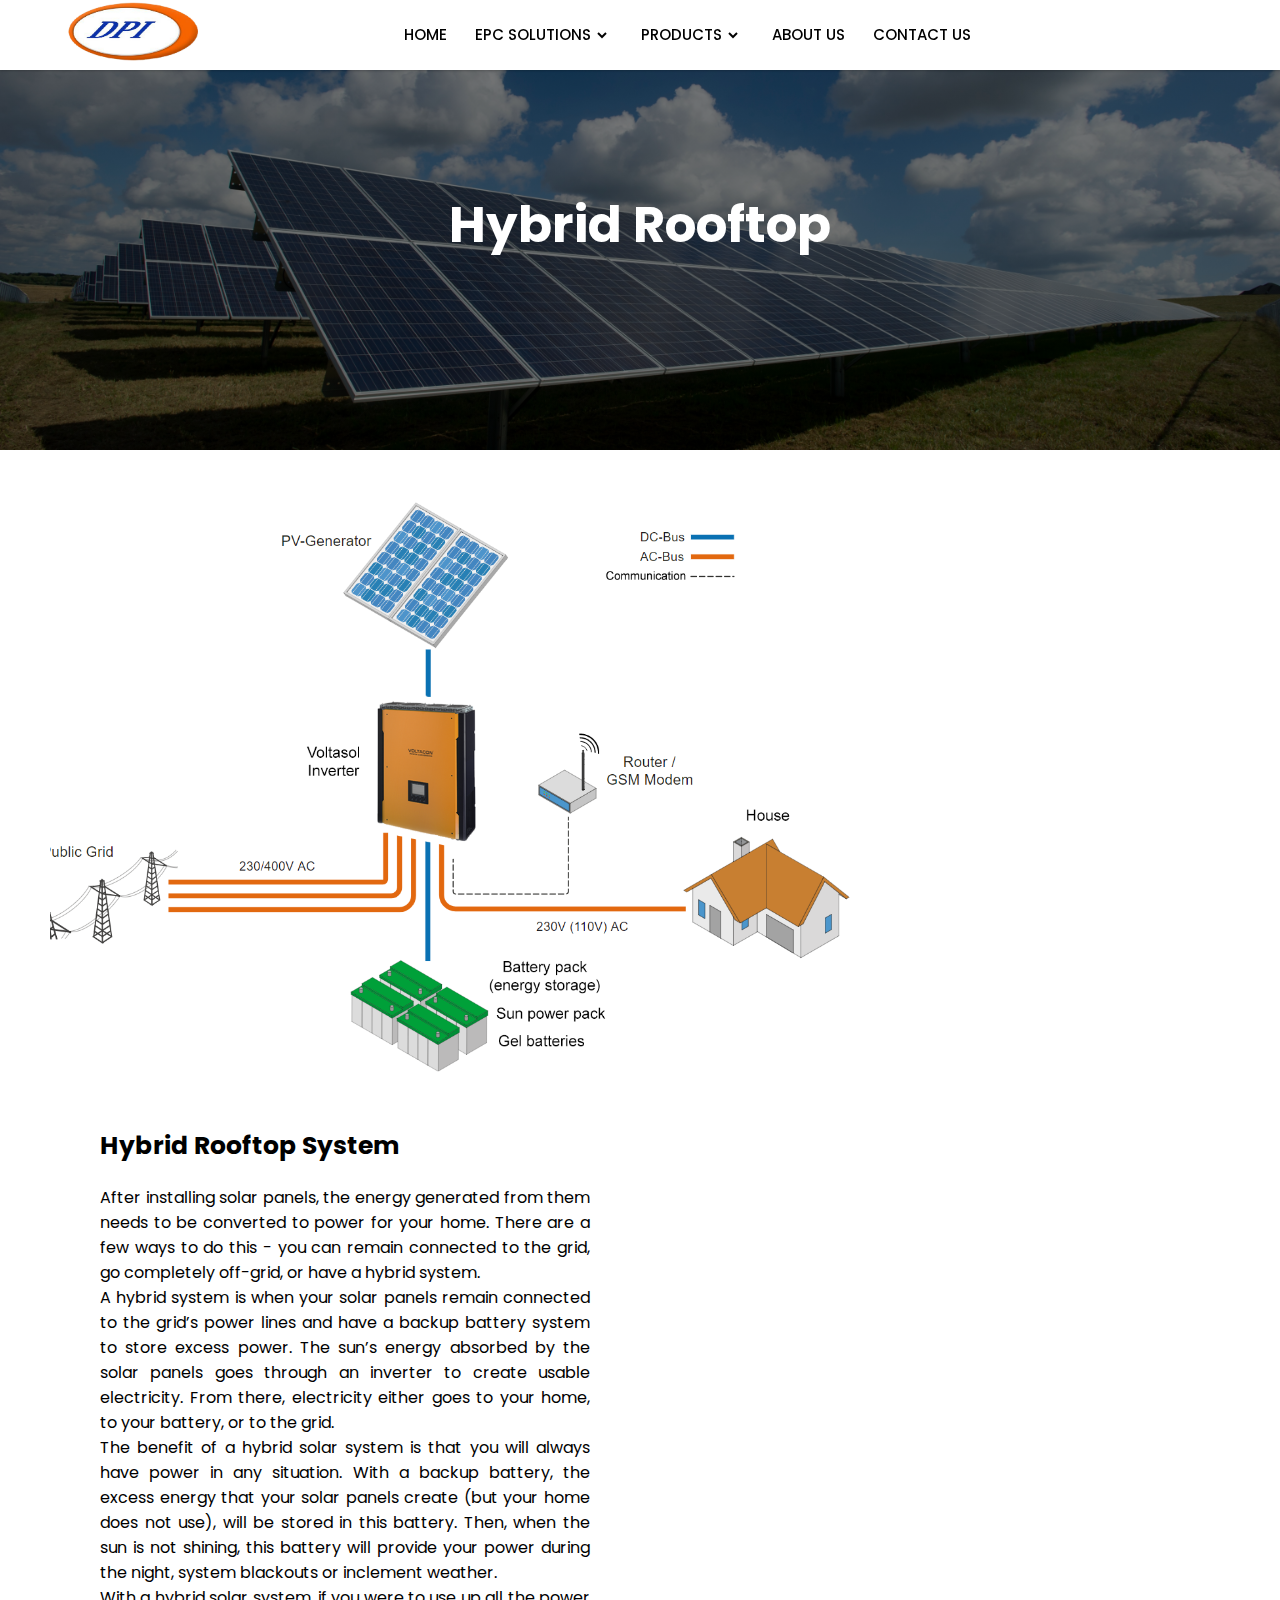
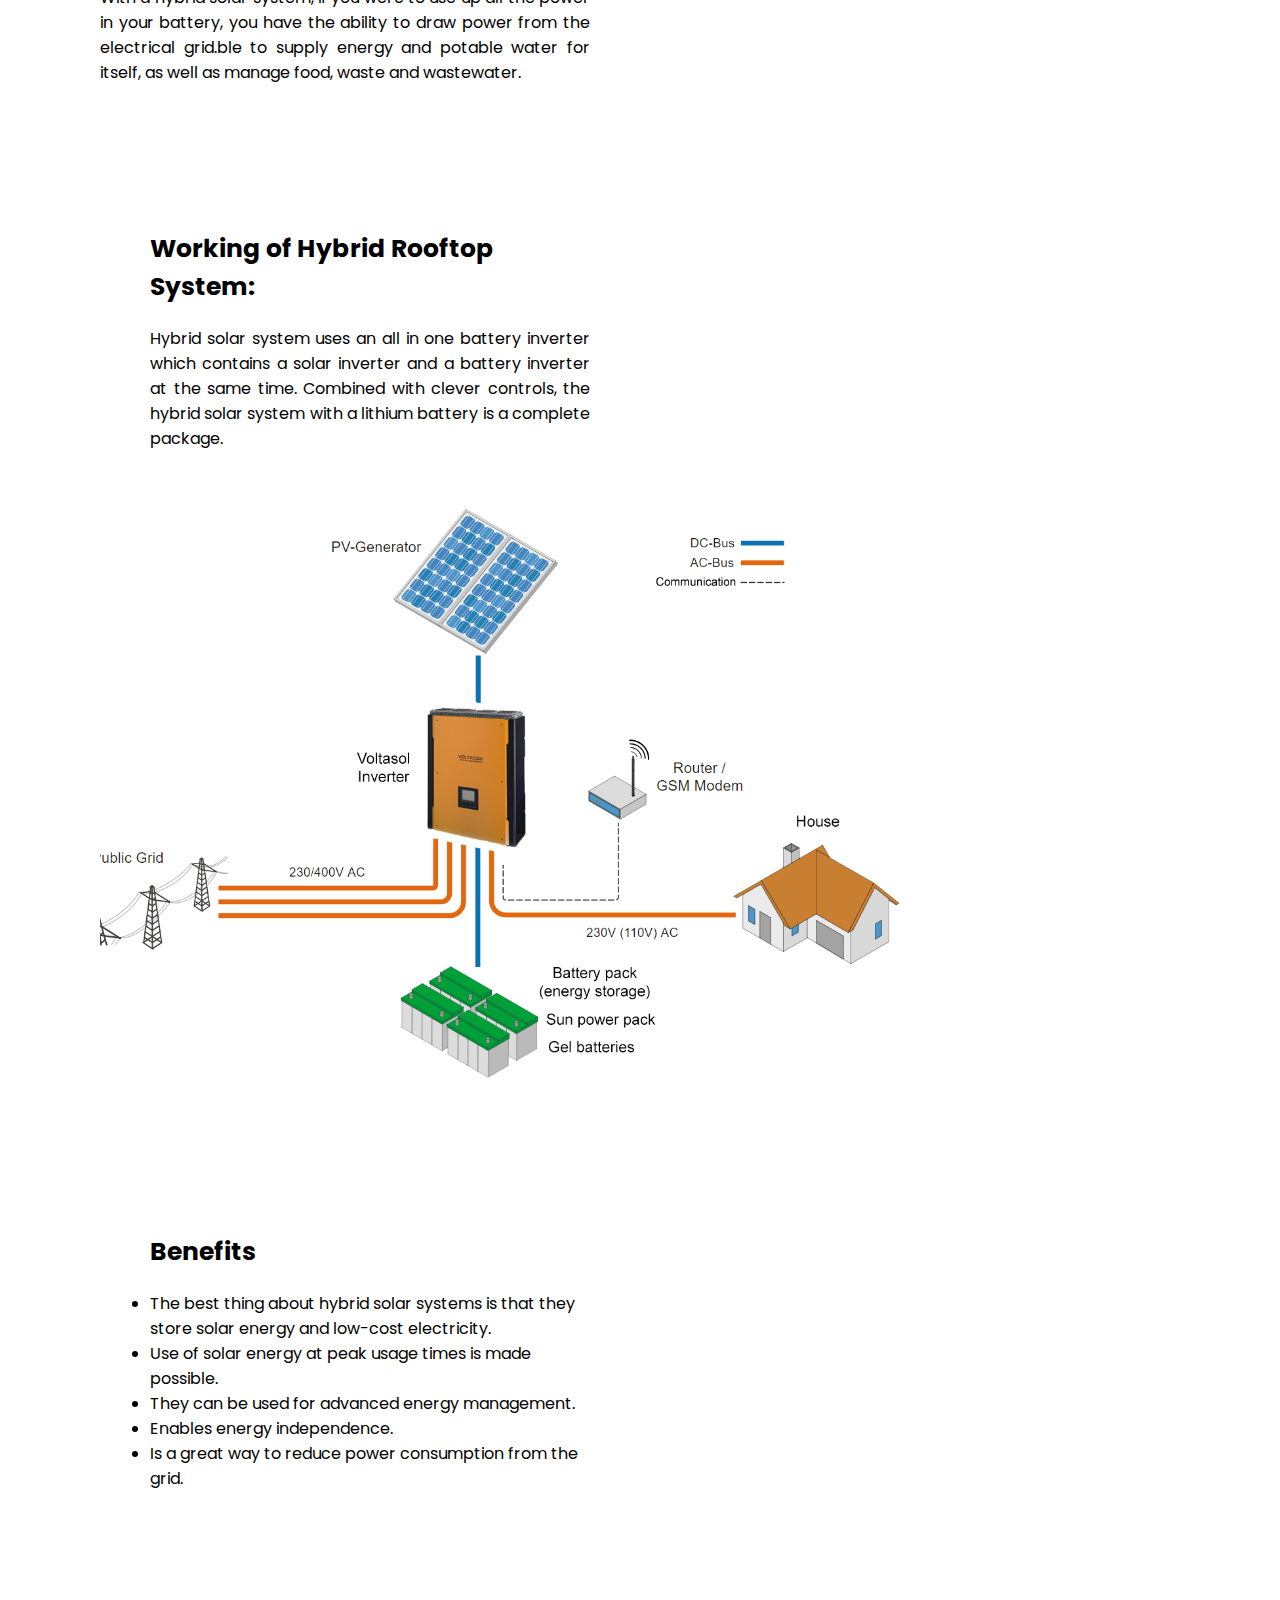
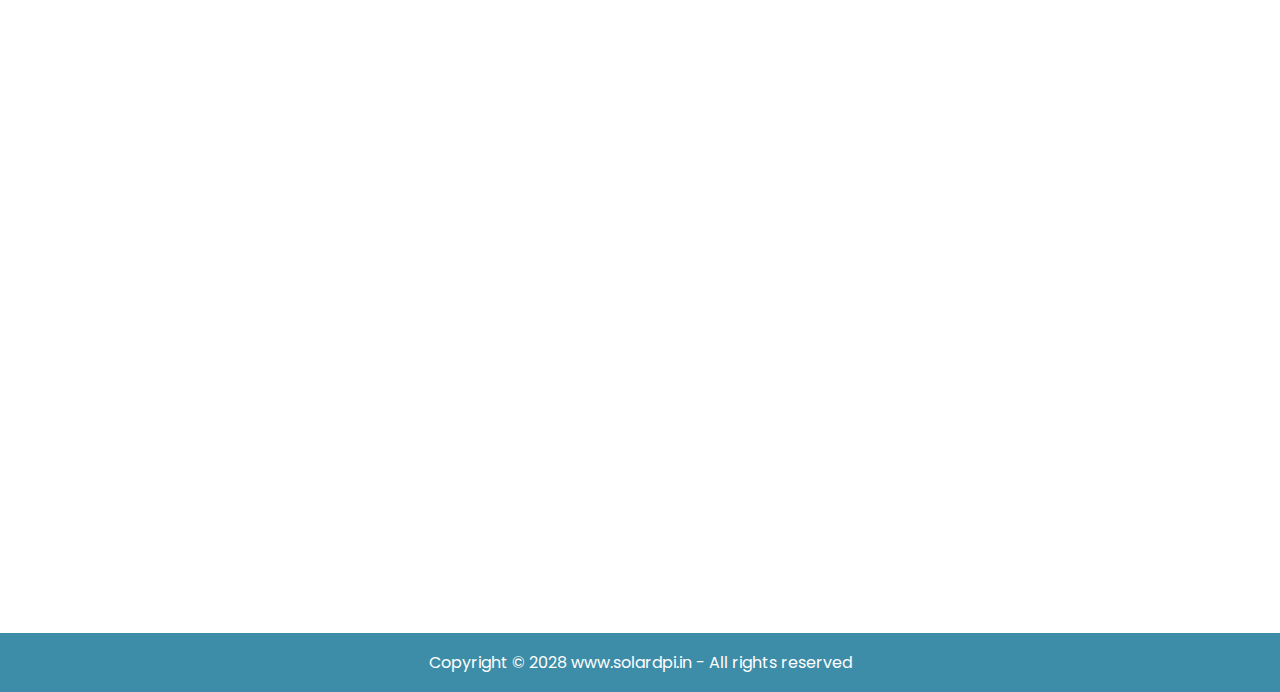
<file: hybrid.html>
<!DOCTYPE html>
<html lang="en">

<head>
    <meta charset="UTF-8">
    <meta http-equiv="X-UA-Compatible" content="IE=edge">
    <meta name="viewport" content="width=device-width, initial-scale=1.0">
    <title>Hybrid Rooftop System</title>
    <link rel="stylesheet" href="navbar.css">
    <link rel="stylesheet" href="sameforall.css">
    <link rel="stylesheet" href="products.css">
    <link href='https://unpkg.com/boxicons@2.0.7/css/boxicons.min.css' rel='stylesheet'>
</head>

<body>
    <nav>
        <div class="navbar">
            <i class='bx bx-menu'></i>
            <div class="logo"><img src="image/logo3.png" alt="logo" style="
            width: 135px;"></div>
            <div class="nav-links">
                <div class="sidebar-logo">
                    <span class="logo-name">Dudwa Power Industries</span>
                    <i class='bx bx-x'></i>
                </div>

                <ul class="links">
                    <li><a href="index.html">HOME</a></li>
                    <li>
                        <a href="#">EPC SOLUTIONS</a>
                        <i class='bx bxs-chevron-down htmlcss-arrow arrow  '></i>
                        <ul class="htmlCss-sub-menu sub-menu">
                            <li class="more">
                                <span><a href="#">Residential<i class='bx bxs-chevron-right arrow more-arrow'></i></a>
                                </span>
                                <ul class="more-sub-menu sub-menu">
                                    <li><a href="ongrid.html">ON-Grid Rooftop System</a></li>
                                    <li><a href="offgrid.html">OFF-Grid Rooftop System</a></li>
                                    <li><a href="hybrid.html">Hybrid Rooftop System</a>
                                    <li><a href="solarcooker.html">Solar Cooker</a>
                                    </li>
                                </ul>
                            </li>
                            <li class="more">
                                <span><a href="#">Industrial/Commercial<i
                                            class='bx bxs-chevron-right arrow more-arrow'></i></a>
                                </span>
                                <ul class="more-sub-menu sub-menu">
                                    <li><a href="#">Rooftop Solar System</a></li>
                                    <li><a href="#">Ground Mounted Solar System</a></li>
                                    <li><a href="#">Floating Solar System</a>
                                    <li><a href="#">Solar Water Heater</a>
                                    <li><a href="#">Solar Geyser</a>
                                    </li>
                                </ul>
                            </li>
                            <li class="more">
                                <span><a href="#">Agricultural & Forestry <i
                                            class='bx bxs-chevron-right arrow more-arrow'></i></a>
                                </span>
                                <ul class="more-sub-menu sub-menu">
                                    <li><a href="#">Solar Pump</a></li>
                                    <li><a href="#">Solar Dryer</a></li>
                                    <li><a href="#">Solar Fencing</a></li>
                                </ul>
                            </li>
                    </li>
                </ul>
                </li>
                <li>
                    <a href="#">PRODUCTS </a>
                    <i class='bx bxs-chevron-down js-arrow arrow '></i>
                    <ul class="htmlCss-sub-menu sub-menu">
                        <li><a href="#">Industrial Lighting Series</a></li>
                        <li class="more">
                            <span><a href="#">Solar Street Lighting Series<i
                                        class='bx bxs-chevron-right arrow more-arrow'></i></a>
                            </span>
                            <ul class="more-sub-menu sub-menu">
                                <li><a href="#">Semi-Integrated</a></li>
                                <li><a href="#">All-In-One</a></li>
                                <li><a href="#">High Mast</li>
                            </ul>
                        <li><a href="#">Roadway Lighting Series</a></li>
                        <li><a href="#">FLood Lighting Series</a></li>
                        <li><a href="#">High Mast and Poles</a></li>
                        <li><a href="#">GSM/GPRS Based Smart Street Lights</a></li>
                        <li><a href="#">Bay Lighting Series</a></li>
                        <li>
                        </li>
                    </ul>

                </li>
                <li><a href="#ABOUT US">ABOUT US</a></li>
                <li><a href="#Contact us">CONTACT US</a></li>
                </ul>
            </div>
            <div class="search-box">
                <i class='bx bx-search'></i>
                <div class="input-box">
                    <input type="text" placeholder="Search...">
                </div>
            </div>

        </div>

    </nav>


    <div class="hero-image">
        <div class="hero-text">
            <h1 style="font-size:50px ;text-emphasis: none; ">Hybrid Rooftop </h1>

        </div>
    </div>
    <div class="section-container">
        <div class="columns image"
            style="background-image:url(/image/Hybrid\ Solar\ System\ with\ Energy\ Storage\ diagram.jpg);width: 800px;height: 587px;">

        </div>
        <div class="columns content">
            <div class="content-container">
                <h5>Hybrid Rooftop System</h5>
                <p>
                    After installing solar panels, the energy generated from them needs to be converted to power for
                    your home. There are a few ways to do this - you can remain connected to the grid, go completely
                    off-grid, or have a hybrid system.
                    <br>

                    A hybrid system is when your solar panels remain connected to the grid’s power lines and have a
                    backup battery system to store excess power. The sun’s energy absorbed by the solar panels goes
                    through an inverter to create usable electricity. From there, electricity either goes to your home,
                    to your battery, or to the grid.
                    <br>
                    The benefit of a hybrid solar system is that you will always have power in any situation. With a
                    backup battery, the excess energy that your solar panels create (but your home does not use), will
                    be stored in this battery. Then, when the sun is not shining, this battery will provide your power
                    during the night, system blackouts or inclement weather.
                    <br>
                    With a hybrid solar system, if you were to use up all the power in your battery, you have the
                    ability to draw power from the electrical grid.ble to supply energy and potable water for itself, as
                    well as manage food, waste and wastewater.
                </p>

            </div>
        </div>
        <div class="section-container">
            <div class="columns content">
                <div class="content-container">
                    <h5>Working of Hybrid Rooftop System:</h5>
                    <p>
                        Hybrid solar system uses an all in one battery inverter which contains a solar inverter and a
                        battery inverter at the same time. Combined with clever controls, the hybrid solar system with a
                        lithium battery is a complete package.

                </div>
            </div>
            <div class="columns image"
            style="background-image:url(/image/Hybrid\ Solar\ System\ with\ Energy\ Storage\ diagram.jpg);width: 800px;height: 587px;">
            </div>
        </div>
        <div class="section-container">

            <div class="columns content">
                <div class="content-container">
                    <h5>Benefits</h5>
                    <p>


                       <ul>
                        <li>The best thing about hybrid solar systems is that they store solar energy and low-cost
                            electricity.</li> 
                            <li>Use of solar energy at peak usage times is made possible.</li> 
                            <li>They can be used for advanced energy management.</li> 
                            <li>Enables energy independence.</li>
                            <li>Is a great way to reduce power consumption from the grid.</li>
                       </ul>
                    </p>

                </div>
            </div>
            <div class="columns.image" style="background-image:url(#);width: 800px;height: 587px;">
            </div>
        </div>
    </div>


    <footer>
        <div class="wrapper" style="
          padding-left: 0px;
          padding-right: 0px;
          padding-top: 0px;
          padding-bottom: 0px;">

            <p class="text-footer">
                Copyright &copy; 2028 www.solardpi.in - All rights reserved
            </p>

        </div>
    </footer>

</body>

</html>
</file>
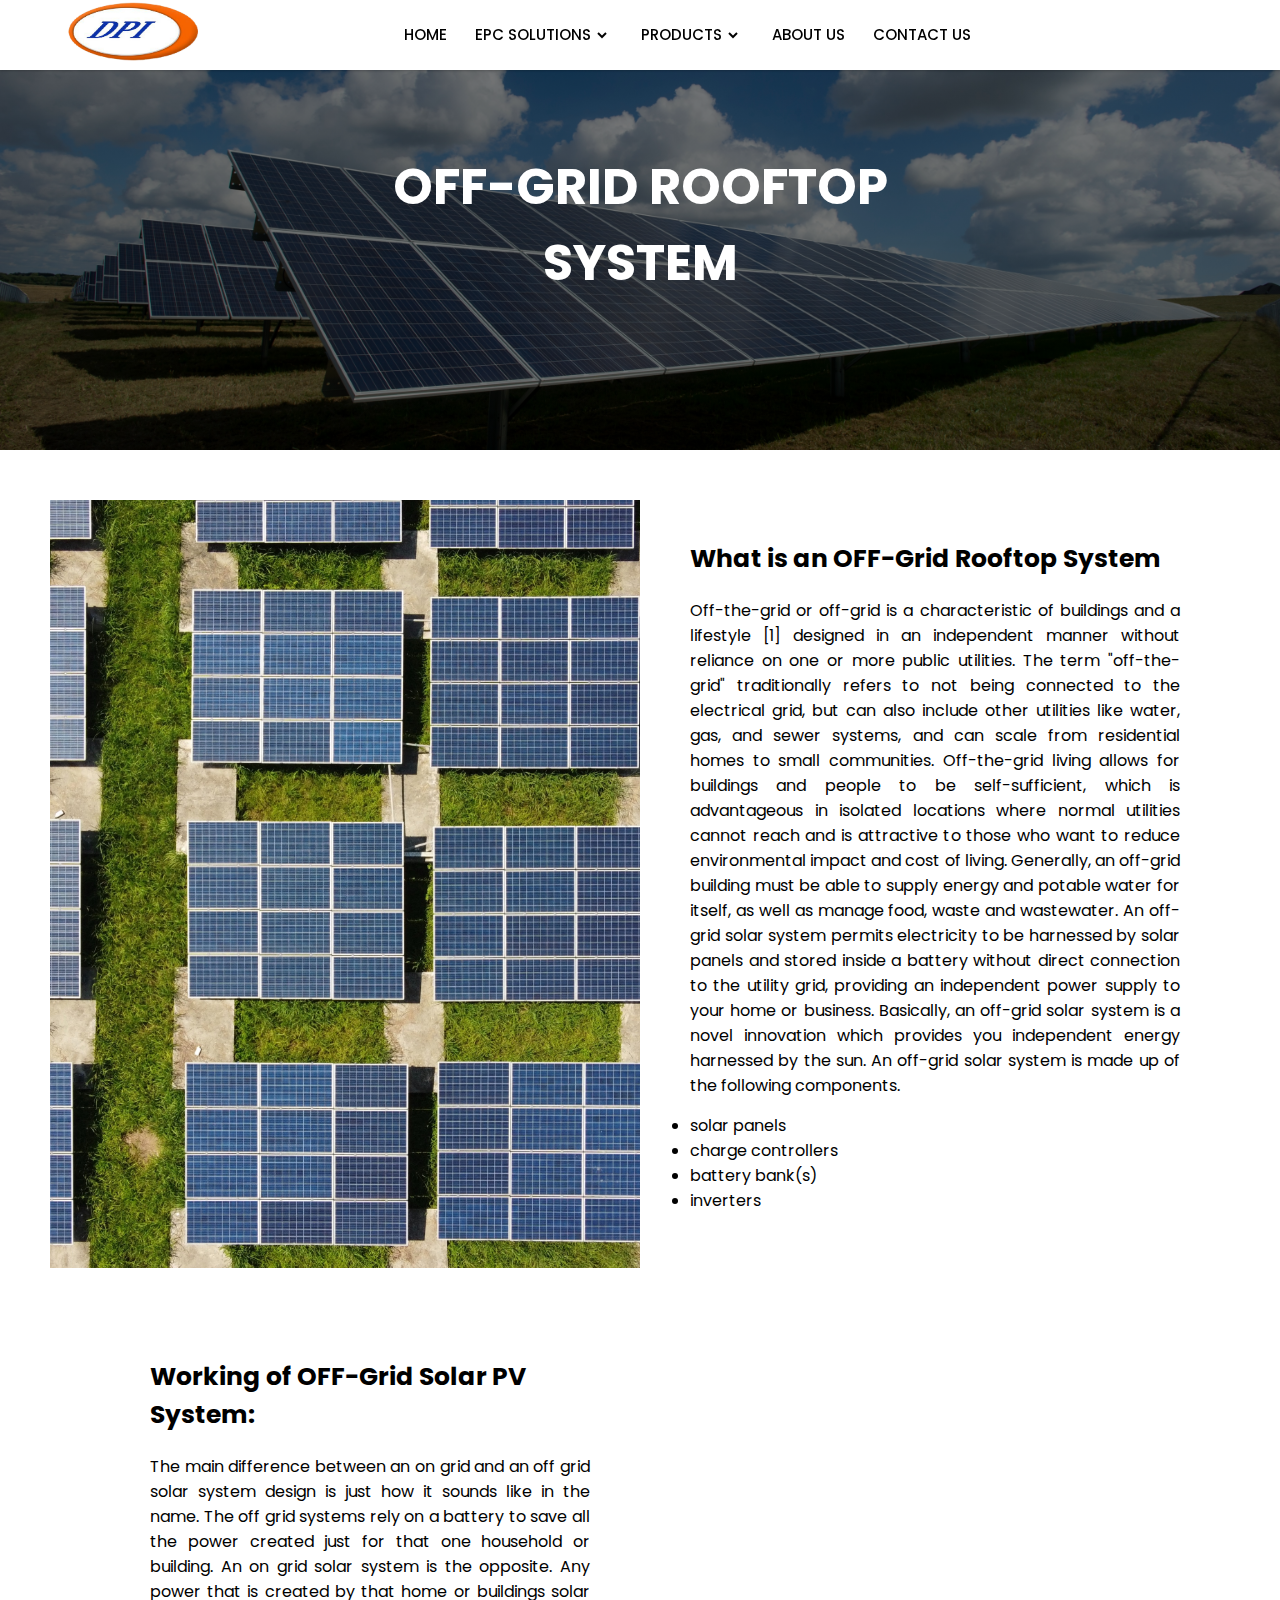
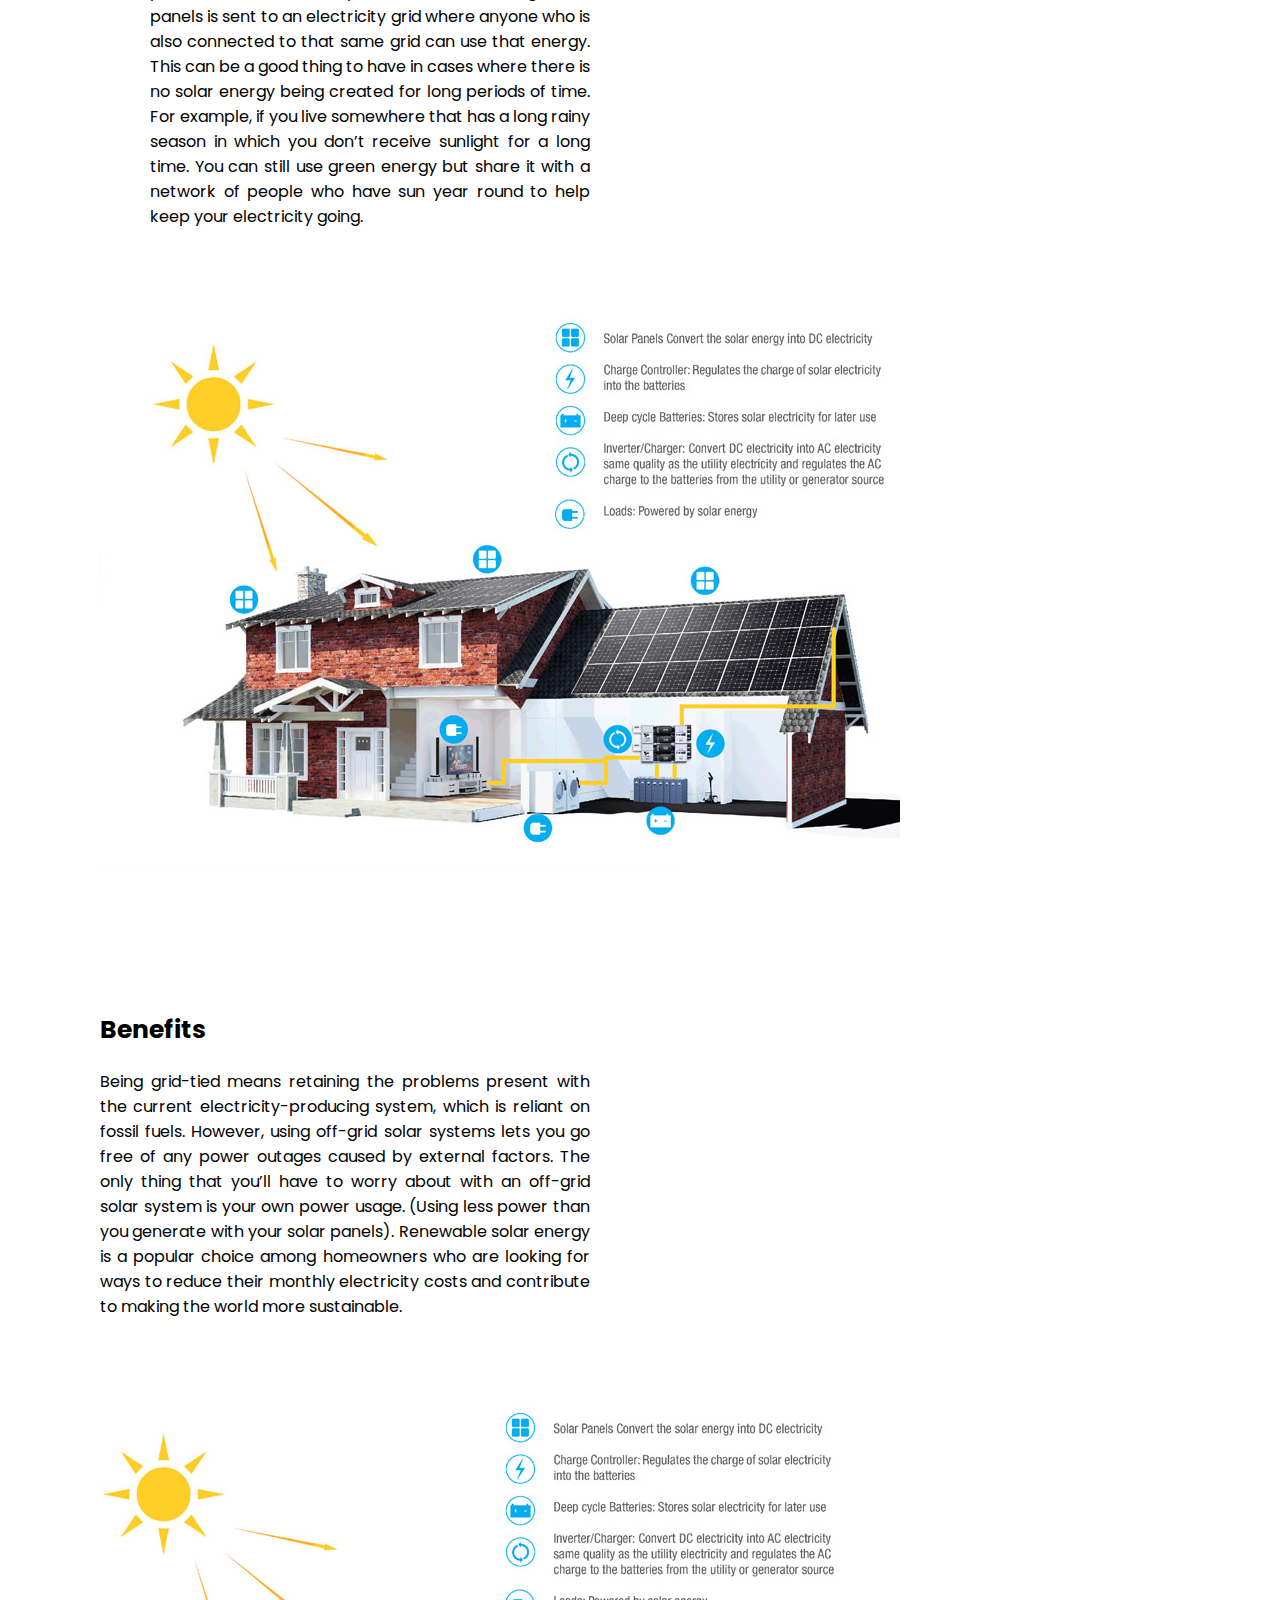
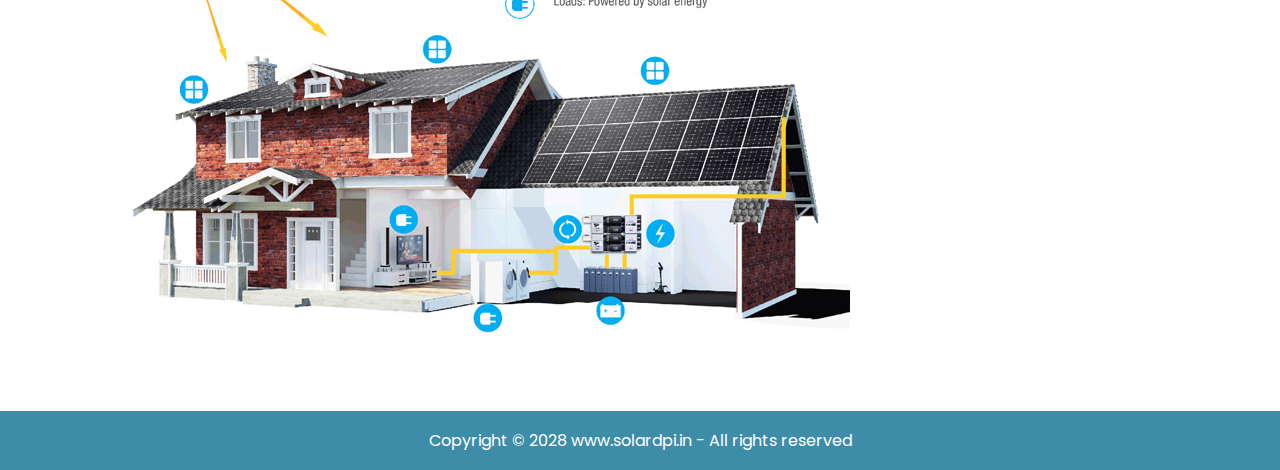
<file: offgrid.html>
<!DOCTYPE html>
<html>

<head>
    <meta charset="UTF-8">
    <meta http-equiv="X-UA-Compatible" content="IE=edge">
    <meta name="viewport" content="width=device-width, initial-scale=1.0">
    <title>OFF-GRID ROOFTOP SYSTEM</title>
    <!-- <link rel="stylesheet" href="/style.css"> -->
    <link rel="stylesheet" href="navbar.css">
    <link rel="stylesheet" href="sameforall.css">
    <link rel="stylesheet" href="products.css">
    <link href='https://unpkg.com/boxicons@2.0.7/css/boxicons.min.css' rel='stylesheet'>
</head>


<body>
    <nav>
        <div class="navbar">
            <i class='bx bx-menu'></i>
            <div class="logo"><img src="image/logo3.png" alt="logo" style="
            width: 135px;"></div>
            <div class="nav-links">
                <div class="sidebar-logo">
                    <span class="logo-name">Dudwa Power Industries</span>
                    <i class='bx bx-x'></i>
                </div>

                <ul class="links">
                    <li><a href="index.html">HOME</a></li>
                    <li>
                        <a href="#">EPC SOLUTIONS</a>
                        <i class='bx bxs-chevron-down htmlcss-arrow arrow  '></i>
                        <ul class="htmlCss-sub-menu sub-menu">
                            <li class="more">
                                <span><a href="#">Residential<i class='bx bxs-chevron-right arrow more-arrow'></i></a>
                                </span>
                                <ul class="more-sub-menu sub-menu">
                                    <li><a href="ongrid.html">ON-Grid Rooftop System</a></li>
                                    <li><a href="offgrid.html">OFF-Grid Rooftop System</a></li>
                                    <li><a href="hybrid.html">Hybrid Rooftop System</a>
                                    <li><a href="solarcooker.html">Solar Cooker</a>
                                    </li>
                                </ul>
                            </li>
                            <li class="more">
                                <span><a href="#">Industrial/Commercial<i
                                            class='bx bxs-chevron-right arrow more-arrow'></i></a>
                                </span>
                                <ul class="more-sub-menu sub-menu">
                                    <li><a href="#">Rooftop Solar System</a></li>
                                    <li><a href="#">Ground Mounted Solar System</a></li>
                                    <li><a href="#">Floating Solar System</a>
                                    <li><a href="#">Solar Water Heater</a>
                                    <li><a href="#">Solar Geyser</a>
                                    </li>
                                </ul>
                            </li>
                            <li class="more">
                                <span><a href="#">Agricultural & Forestry <i
                                            class='bx bxs-chevron-right arrow more-arrow'></i></a>
                                </span>
                                <ul class="more-sub-menu sub-menu">
                                    <li><a href="#">Solar Pump</a></li>
                                    <li><a href="#">Solar Dryer</a></li>
                                    <li><a href="#">Solar Fencing</a></li>
                                </ul>
                            </li>
                    </li>
                </ul>
                </li>
                <li>
                    <a href="products.html">PRODUCTS </a>
                    <i class='bx bxs-chevron-down js-arrow arrow '></i>
                    <ul class="htmlCss-sub-menu sub-menu">
                        <li><a href="#">Industrial Lighting Series</a></li>
                        <li class="more">
                            <span><a href="#">Solar Street Lighting Series<i
                                        class='bx bxs-chevron-right arrow more-arrow'></i></a>
                            </span>
                            <ul class="more-sub-menu sub-menu">
                                <li><a href="#">Semi-Integrated</a></li>
                                <li><a href="#">All-In-One</a></li>
                                <li><a href="#">High Mast</li>
                            </ul>
                        <li><a href="#">Roadway Lighting Series</a></li>
                        <li><a href="#">FLood Lighting Series</a></li>
                        <li><a href="#">High Mast and Poles</a></li>
                        <li><a href="#">GSM/GPRS Based Smart Street Lights</a></li>
                        <li><a href="#">Bay Lighting Series</a></li>
                        <li>
                        </li>
                    </ul>

                </li>
                <li><a href="#ABOUT US">ABOUT US</a></li>
                <li><a href="#Contact us">CONTACT US</a></li>
                </ul>
            </div>
            <div class="search-box">
                <i class='bx bx-search'></i>
                <div class="input-box">
                    <input type="text" placeholder="Search...">
                </div>
            </div>

        </div>

    </nav>


    <div class="hero-image">
        <div class="hero-text">
            <h1 style="font-size:50px ;text-emphasis: none; ">OFF-GRID ROOFTOP SYSTEM</h1>

        </div>
    </div>
    <div class="section-container">
        <div class="columns image" style="background-image:url(image/1..jpg)">

        </div>
        <div class="columns content">
            <div class="content-container">
                <h5>What is an OFF-Grid Rooftop System</h5>
                <p>
                    Off-the-grid or off-grid is a characteristic of buildings and a lifestyle [1] designed in an
                    independent manner without reliance on one or more public utilities. The term "off-the-grid"
                    traditionally refers to not being connected to the electrical grid, but can also include other
                    utilities like water, gas, and sewer systems, and can scale from residential homes to small
                    communities. Off-the-grid living allows for buildings and people to be self-sufficient, which is
                    advantageous in isolated locations where normal utilities cannot reach and is attractive to those
                    who want to reduce environmental impact and cost of living. Generally, an off-grid building must be
                    able to supply energy and potable water for itself, as well as manage food, waste and wastewater.
                    An off-grid solar system permits electricity to be harnessed by solar panels and stored inside a
                    battery without direct connection to the utility grid, providing an independent power supply to your
                    home or business.

                    Basically, an off-grid solar system is a novel innovation which provides you independent energy
                    harnessed by the sun. An off-grid solar system is made up of the following components.
                    <ul>
                        <li> solar panels</li>
                        <li>charge controllers</li>
                        <li> battery bank(s)</li>
                        <li>inverters</li>
                    </ul>
                   
                    
                   
                    
                </p>

            </div>
        </div>
        <div class="section-container">
            <div class="columns content">
                <div class="content-container">
                    <h5>Working of OFF-Grid Solar PV System:</h5>
                    <p>
                        The main difference between an on grid and an off grid solar system design is just how it sounds
                        like in the name. The off grid systems rely on a battery to save all the power created just for
                        that one household or building. An on grid solar system is the opposite.

                        Any power that is created by that home or buildings solar panels is sent to an electricity grid
                        where anyone who is also connected to that same grid can use that energy. This can be a good
                        thing to have in cases where there is no solar energy being created for long periods of time.

                        For example, if you live somewhere that has a long rainy season in which you don’t receive
                        sunlight for a long time. You can still use green energy but share it with a network of people
                        who have sun year round to help keep your electricity going.

                </div>
            </div>
            <div class="columns.image" style="background-image:url(/image/offgrid.jpg);width: 800px;height: 587px;"></div>

            </div>
        </div>
        <div class="section-container">

            <div class="columns content">
                <div class="content-container">
                    <h5>Benefits</h5>
                    <p>


                        Being grid-tied means retaining the problems present with the current electricity-producing
                        system, which is reliant on fossil fuels. However, using off-grid solar systems lets you go free
                        of any power outages caused by external factors.

                        The only thing that you’ll have to worry about with an off-grid solar system is your own power
                        usage. (Using less power than you generate with your solar panels).

                        Renewable solar energy is a popular choice among homeowners who are looking for ways to reduce
                        their monthly electricity costs and contribute to making the world more sustainable.
                    </p>

                </div>
            </div>
            <div class="columns.image" style="background-image:url(image/offgrid.jpg);width: 800px;height: 587px;"></div>
        </div>
    </div>

    <footer>
        <div class="wrapper" style="
          padding-left: 0px;
          padding-right: 0px;
          padding-top: 0px;
          padding-bottom: 0px;">

            <p class="text-footer">
                Copyright &copy; 2028 www.solardpi.in - All rights reserved
            </p>

        </div>
    </footer>

</body>

</html>
</file>
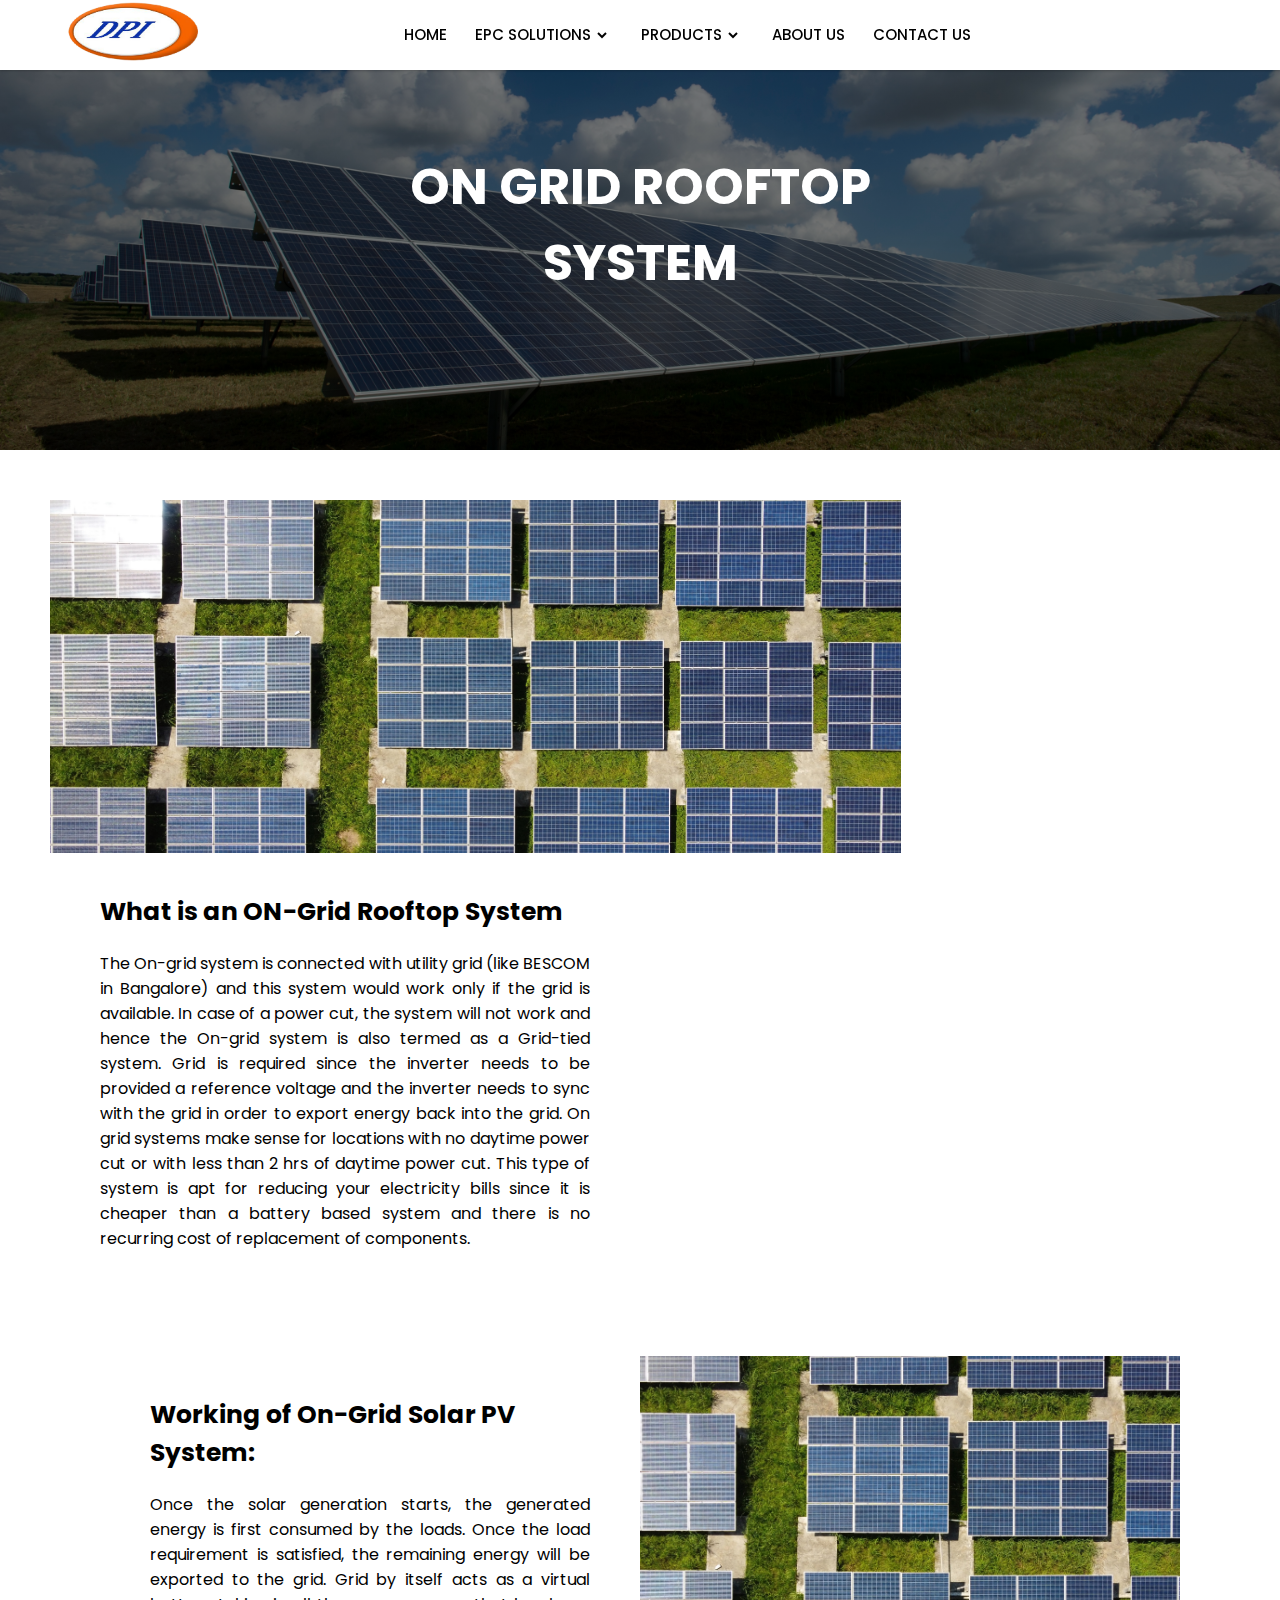
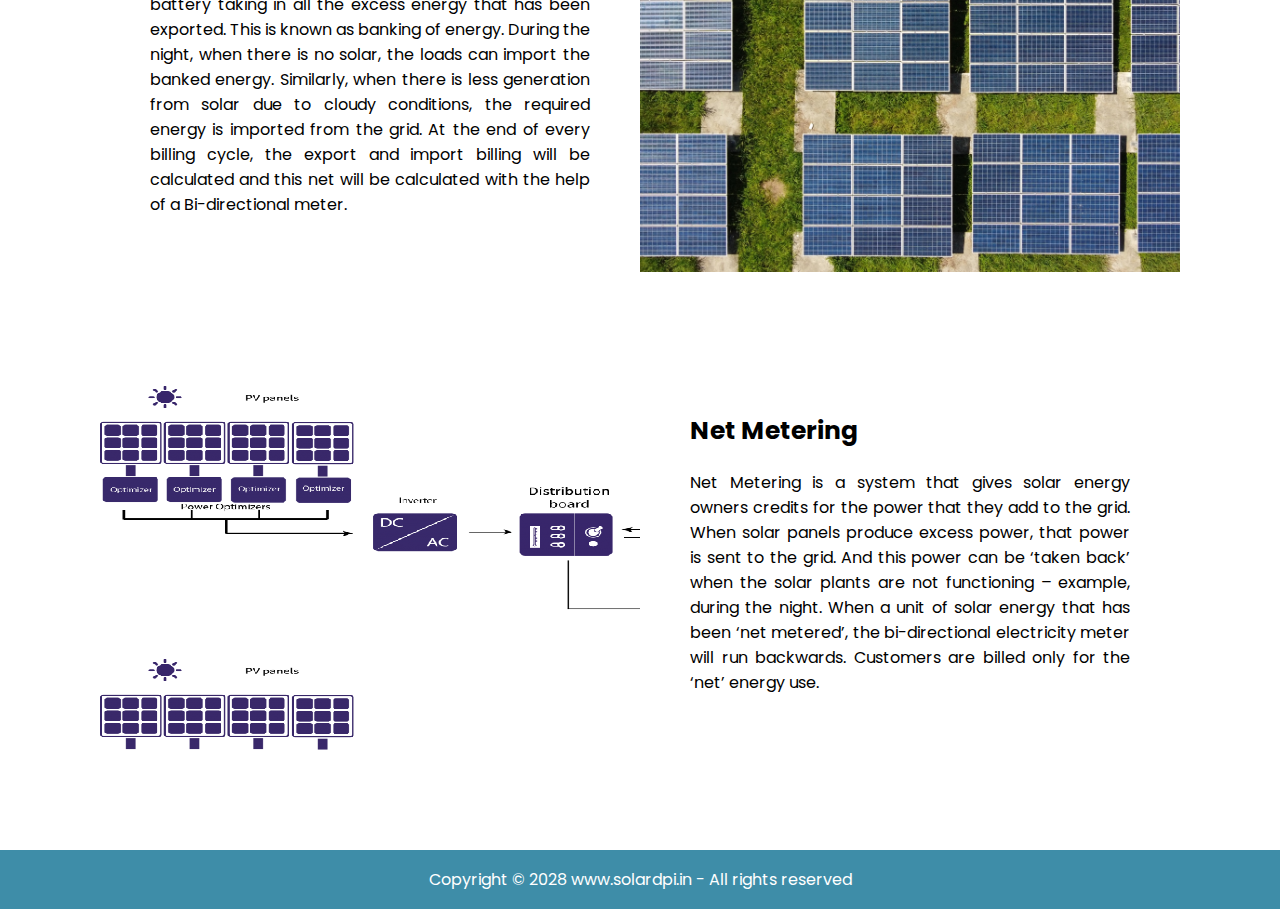
<file: ongrid.html>
<!DOCTYPE html>
<html>

<head>
    <meta charset="UTF-8">
    <meta http-equiv="X-UA-Compatible" content="IE=edge">
    <meta name="viewport" content="width=device-width, initial-scale=1.0">
    <title>ON GRID ROOFTOP SYSTEM</title>
    <link rel="stylesheet" href="navbar.css">
    <link rel="stylesheet" href="sameforall.css">
    <link rel="stylesheet" href="products.css">
    <link href='https://unpkg.com/boxicons@2.0.7/css/boxicons.min.css' rel='stylesheet'>
</head>


<body>
    <nav>
        <div class="navbar">
            <i class='bx bx-menu'></i>
            <div class="logo"><img src="image/logo3.png" alt="logo" style="
            width: 135px;"></div>
            <div class="nav-links">
                <div class="sidebar-logo">
                    <span class="logo-name">Dudwa Power Industries</span>
                    <i class='bx bx-x'></i>
                </div>

                <ul class="links">
                    <li><a href="index.html">HOME</a></li>
                    <li>
                        <a href="#">EPC SOLUTIONS</a>
                        <i class='bx bxs-chevron-down htmlcss-arrow arrow  '></i>
                        <ul class="htmlCss-sub-menu sub-menu">
                            <li class="more">
                                <span><a href="#">Residential<i class='bx bxs-chevron-right arrow more-arrow'></i></a>
                                </span>
                                <ul class="more-sub-menu sub-menu">
                                    <li><a href="ongrid.html">ON-Grid Rooftop System</a></li>
                                    <li><a href="offgrid.html">OFF-Grid Rooftop System</a></li>
                                    <li><a href="hybrid.html">Hybrid Rooftop System</a>
                                    <li><a href="solarcooker.html">Solar Cooker</a>
                                    </li>
                                </ul>
                            </li>
                            <li class="more">
                                <span><a href="#">Industrial/Commercial<i
                                            class='bx bxs-chevron-right arrow more-arrow'></i></a>
                                </span>
                                <ul class="more-sub-menu sub-menu">
                                    <li><a href="#">Rooftop Solar System</a></li>
                                    <li><a href="#">Ground Mounted Solar System</a></li>
                                    <li><a href="#">Floating Solar System</a>
                                    <li><a href="#">Solar Water Heater</a>
                                    <li><a href="#">Solar Geyser</a>
                                    </li>
                                </ul>
                            </li>
                            <li class="more">
                                <span><a href="#">Agricultural & Forestry <i
                                            class='bx bxs-chevron-right arrow more-arrow'></i></a>
                                </span>
                                <ul class="more-sub-menu sub-menu">
                                    <li><a href="#">Solar Pump</a></li>
                                    <li><a href="#">Solar Dryer</a></li>
                                    <li><a href="#">Solar Fencing</a></li>
                                </ul>
                            </li>
                    </li>
                </ul>
                </li>
                <li>
                    <a href="#">PRODUCTS </a>
                    <i class='bx bxs-chevron-down js-arrow arrow '></i>
                    <ul class="htmlCss-sub-menu sub-menu">
                        <li><a href="#">Industrial Lighting Series</a></li>
                        <li class="more">
                            <span><a href="#">Solar Street Lighting Series<i
                                        class='bx bxs-chevron-right arrow more-arrow'></i></a>
                            </span>
                            <ul class="more-sub-menu sub-menu">
                                <li><a href="#">Semi-Integrated</a></li>
                                <li><a href="#">All-In-One</a></li>
                                <li><a href="#">High Mast</li>
                            </ul>
                        <li><a href="#">Roadway Lighting Series</a></li>
                        <li><a href="#">FLood Lighting Series</a></li>
                        <li><a href="#">High Mast and Poles</a></li>
                        <li><a href="#">GSM/GPRS Based Smart Street Lights</a></li>
                        <li><a href="#">Bay Lighting Series</a></li>
                        <li>
                        </li>
                    </ul>

                </li>
                <li><a href="#ABOUT US">ABOUT US</a></li>
                <li><a href="#Contact us">CONTACT US</a></li>
                </ul>
            </div>
            <div class="search-box">
                <i class='bx bx-search'></i>
                <div class="input-box">
                    <input type="text" placeholder="Search...">
                </div>
            </div>

        </div>

    </nav>


    <div class="hero-image">
        <div class="hero-text">
            <h1 style="font-size:50px ;text-emphasis: none; ">ON GRID ROOFTOP SYSTEM</h1>

        </div>
    </div>
    <div class="section-container">
        <div class="columns image" style="background-image:url(image/1..jpg);width: 851px;height: 353px;">

        </div>
        <div class="columns content">
            <div class="content-container">
                <h5>What is an ON-Grid Rooftop System</h5>
                <p>
                    The On-grid system is connected with utility grid (like BESCOM in Bangalore) and this system would
                    work only if the grid is available. In case of a power cut, the system will not work and hence the
                    On-grid system is also termed as a Grid-tied system. Grid is required since the inverter needs to be
                    provided a reference voltage and the inverter needs to sync with the grid in order to export energy
                    back into the grid.
                    On grid systems make sense for locations with no daytime power cut or with less than 2 hrs of
                    daytime power cut. This type of system is apt for reducing your electricity bills since it is
                    cheaper than a battery based system and there is no recurring cost of replacement of components.
                </p>

            </div>
        </div>
        <div class="section-container">
            <div class="columns content">
                <div class="content-container">
                    <h5>Working of On-Grid Solar PV System:</h5>
                    <p>
                        Once the solar generation starts, the generated energy is first consumed by the loads. Once the
                        load requirement is satisfied, the remaining energy will be exported to the grid. Grid by itself
                        acts as a virtual battery taking in all the excess energy that has been exported. This is known
                        as banking of energy.
                        During the night, when there is no solar, the loads can import the banked energy. Similarly,
                        when there is less generation from solar due to cloudy conditions, the required energy is
                        imported from the grid. At the end of every billing cycle, the export and import billing will be
                        calculated and this net will be calculated with the help of a Bi-directional meter.
                    </p>

                </div>
            </div>
            <div class="columns image" style="background-image:url(image/1..jpg)">

            </div>
        </div>
        <div class="section-container">
            <div class="columns image1" style="background-image:url(image/On-Grid_power-otimizers_ppt-1024x479.jpg)">

            </div>
            <div class="columns content">
                <div class="content-container">
                    <h5>Net Metering</h5>
                    <p>
                        Net Metering is a system that gives solar energy owners credits for the power that they add to
                        the grid. When solar panels produce excess power, that power is sent to the grid. And this power
                        can be ‘taken back’ when the solar plants are not functioning – example, during the night. When
                        a unit of solar energy that has been ‘net metered’, the bi-directional electricity meter will
                        run backwards. Customers are billed only for the ‘net’ energy use.
                    </p>

                </div>
            </div>
        </div>
        </div>
        <footer>
            <div class="wrapper" style="
          padding-left: 0px;
          padding-right: 0px;
          padding-top: 0px;
          padding-bottom: 0px;">
        
            <p class="text-footer">
              Copyright &copy; 2028 www.solardpi.in - All rights reserved
            </p>
        
          </div>
        </footer>

</body>

</html>
</file>
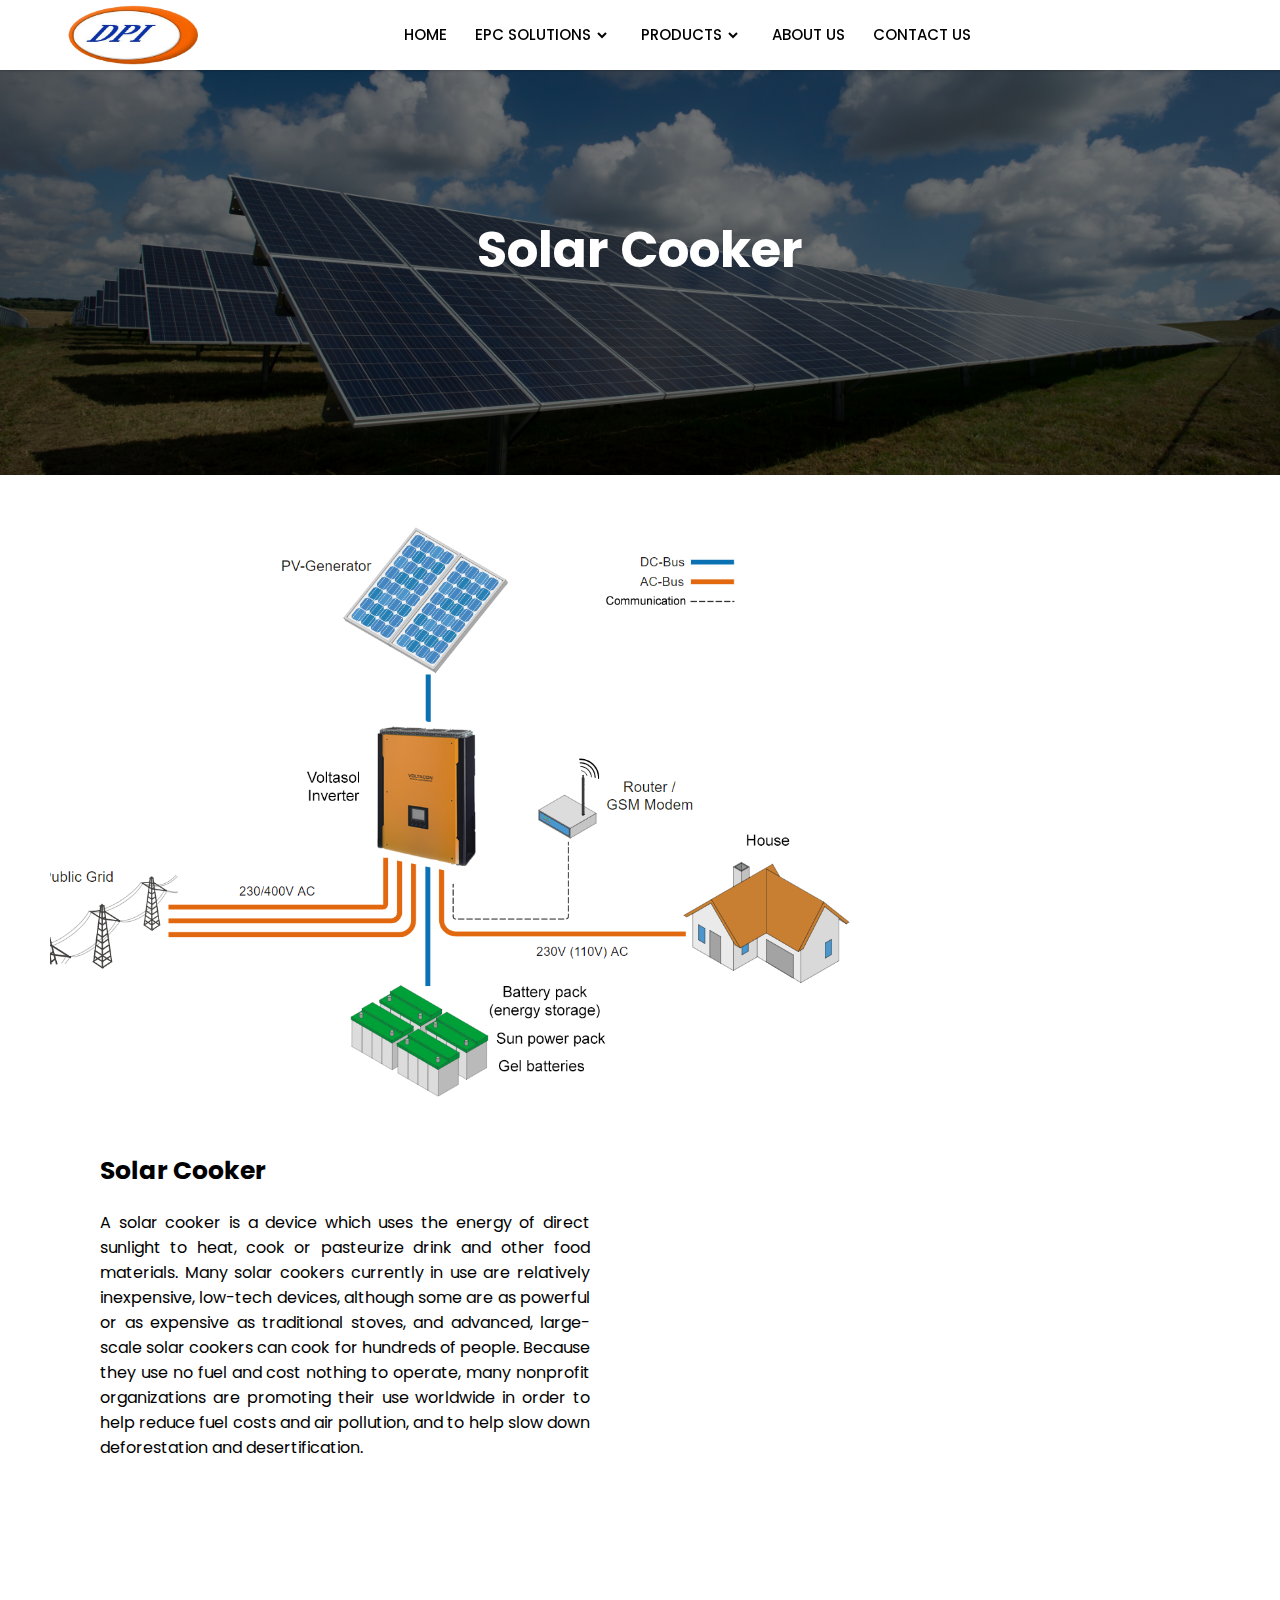
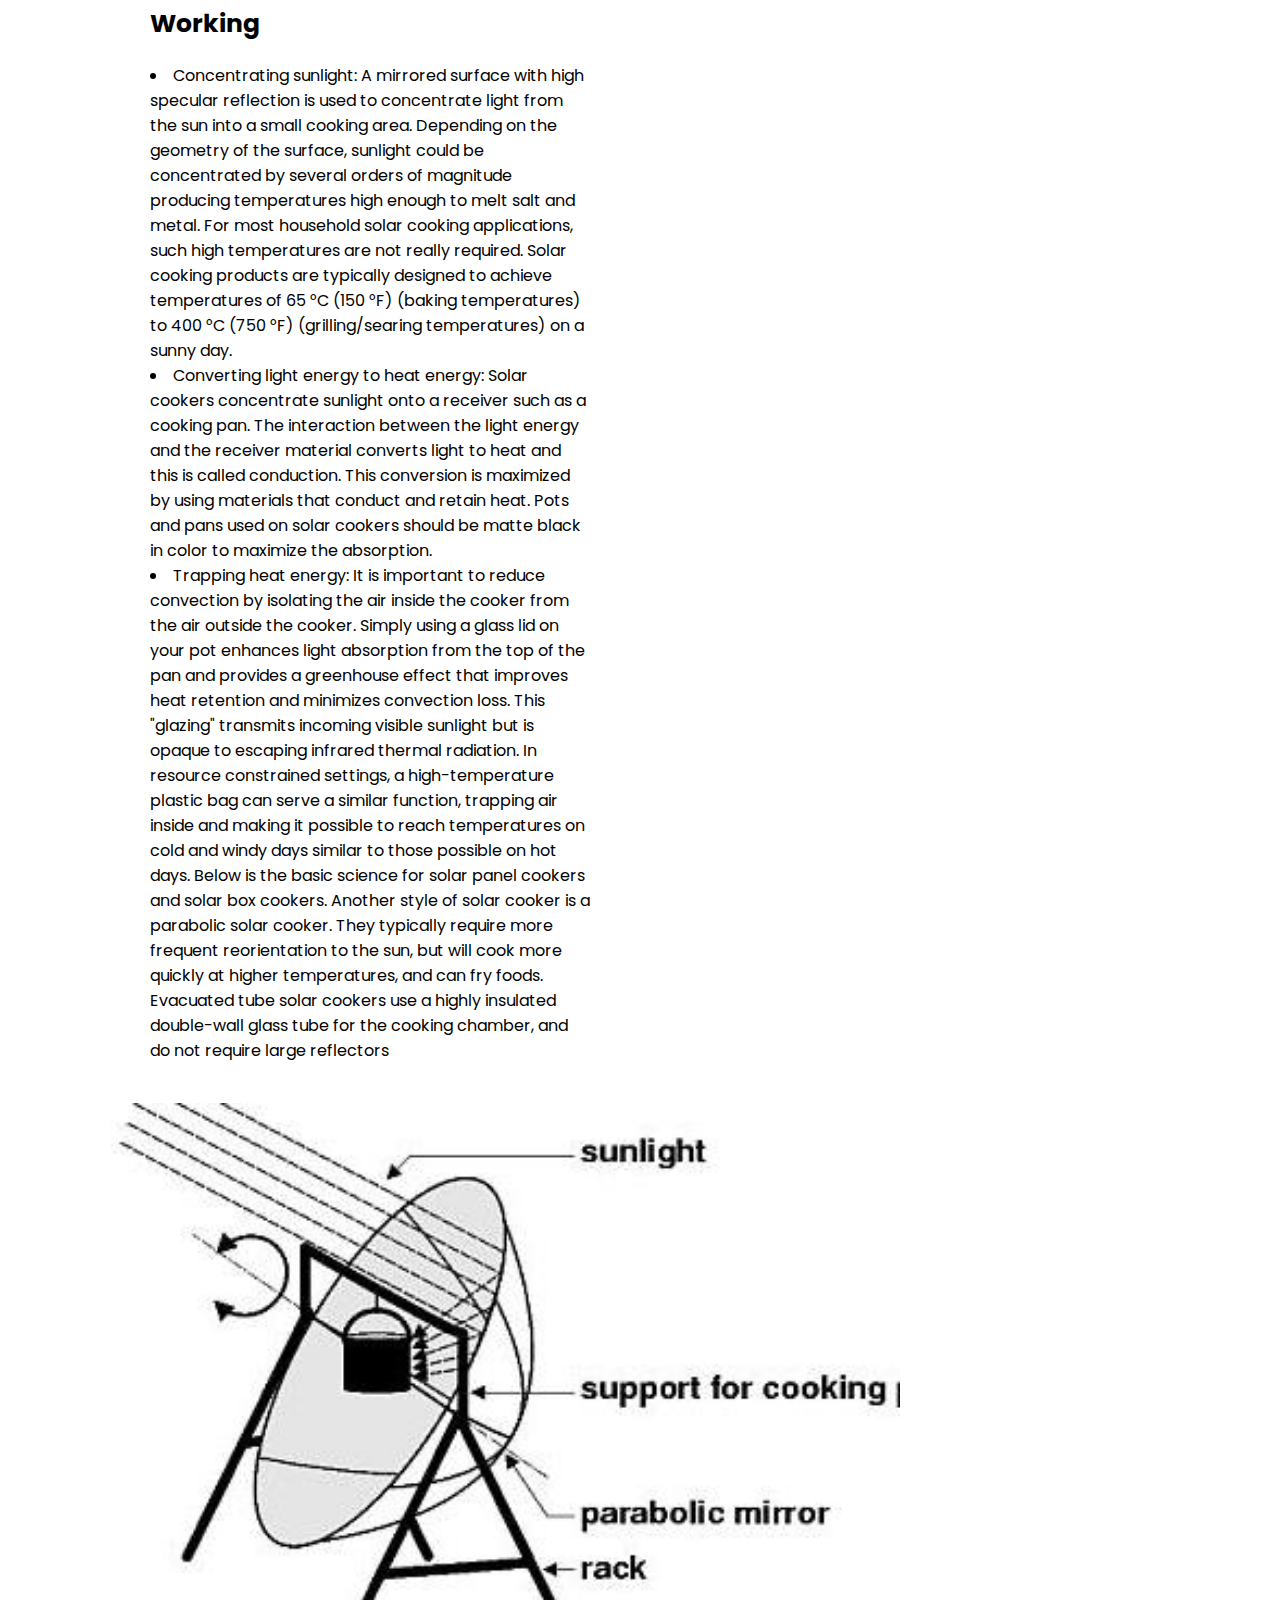
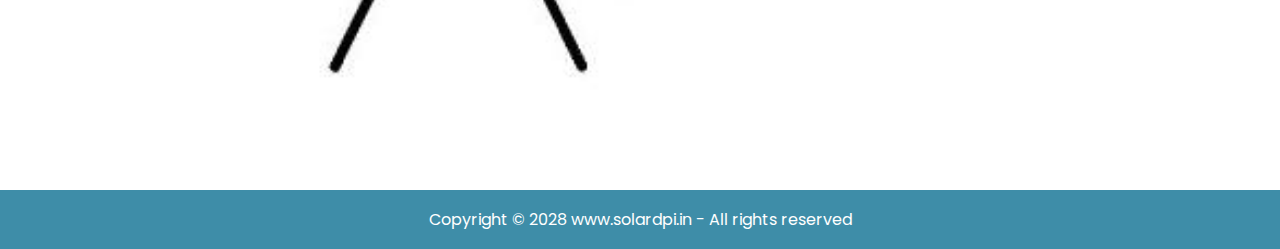
<file: solarcooker.html>
!
<!DOCTYPE html>
<html lang="en">

<head>
    <meta charset="UTF-8">
    <meta http-equiv="X-UA-Compatible" content="IE=edge">
    <meta name="viewport" content="width=device-width, initial-scale=1.0">
    <title>Solar Cooker</title>
  <link rel="stylesheet" href="navbar.css">
    <link rel="stylesheet" href="sameforall.css">
    <link rel="stylesheet" href="products.css">
    <link href='https://unpkg.com/boxicons@2.0.7/css/boxicons.min.css' rel='stylesheet'>
</head>

<body>
    <nav>
        <div class="navbar">
            <i class='bx bx-menu'></i>
            <div class="logo"><img src="image/logo3.png" alt="logo" style="
            width: 135px;"></div>
            <div class="nav-links">
                <div class="sidebar-logo">
                    <span class="logo-name">Dudwa Power Industries</span>
                    <i class='bx bx-x'></i>
                </div>

                <ul class="links">
                    <li><a href="index.html">HOME</a></li>
                    <li>
                        <a href="#">EPC SOLUTIONS</a>
                        <i class='bx bxs-chevron-down htmlcss-arrow arrow  '></i>
                        <ul class="htmlCss-sub-menu sub-menu">
                            <li class="more">
                                <span><a href="#">Residential<i class='bx bxs-chevron-right arrow more-arrow'></i></a>
                                </span>
                                <ul class="more-sub-menu sub-menu">
                                    <li><a href="ongrid.html">ON-Grid Rooftop System</a></li>
                                    <li><a href="offgrid.html">OFF-Grid Rooftop System</a></li>
                                    <li><a href="hybrid.html">Hybrid Rooftop System</a>
                                    <li><a href="solarcooker.html">Solar Cooker</a>
                                    </li>
                                </ul>
                            </li>
                            <li class="more">
                                <span><a href="#">Industrial/Commercial<i
                                            class='bx bxs-chevron-right arrow more-arrow'></i></a>
                                </span>
                                <ul class="more-sub-menu sub-menu">
                                    <li><a href="#">Rooftop Solar System</a></li>
                                    <li><a href="#">Ground Mounted Solar System</a></li>
                                    <li><a href="#">Floating Solar System</a>
                                    <li><a href="#">Solar Water Heater</a>
                                    <li><a href="#">Solar Geyser</a>
                                    </li>
                                </ul>
                            </li>
                            <li class="more">
                                <span><a href="#">Agricultural & Forestry <i
                                            class='bx bxs-chevron-right arrow more-arrow'></i></a>
                                </span>
                                <ul class="more-sub-menu sub-menu">
                                    <li><a href="#">Solar Pump</a></li>
                                    <li><a href="#">Solar Dryer</a></li>
                                    <li><a href="#">Solar Fencing</a></li>
                                </ul>
                            </li>
                    </li>
                </ul>
                </li>
                <li>
                    <a href="#">PRODUCTS </a>
                    <i class='bx bxs-chevron-down js-arrow arrow '></i>
                    <ul class="htmlCss-sub-menu sub-menu">
                        <li><a href="#">Industrial Lighting Series</a></li>
                        <li class="more">
                            <span><a href="#">Solar Street Lighting Series<i
                                        class='bx bxs-chevron-right arrow more-arrow'></i></a>
                            </span>
                            <ul class="more-sub-menu sub-menu">
                                <li><a href="#">Semi-Integrated</a></li>
                                <li><a href="#">All-In-One</a></li>
                                <li><a href="#">High Mast</li>
                            </ul>
                        <li><a href="#">Roadway Lighting Series</a></li>
                        <li><a href="#">FLood Lighting Series</a></li>
                        <li><a href="#">High Mast and Poles</a></li>
                        <li><a href="#">GSM/GPRS Based Smart Street Lights</a></li>
                        <li><a href="#">Bay Lighting Series</a></li>
                        <li>
                        </li>
                    </ul>

                </li>
                <li><a href="#ABOUT US">ABOUT US</a></li>
                <li><a href="#Contact us">CONTACT US</a></li>
                </ul>
            </div>
            <div class="search-box">
                <i class='bx bx-search'></i>
                <div class="input-box">
                    <input type="text" placeholder="Search...">
                </div>
            </div>

        </div>

    </nav>


    <div class="hero-image">
        <div class="hero-text">
            <h1 style="font-size:50px ;text-emphasis: none; ">Solar Cooker</h1>

        </div>
    </div>
    <div class="section-container">
        <div class="columns image"
            style="background-image:url(/image/Hybrid\ Solar\ System\ with\ Energy\ Storage\ diagram.jpg);width: 800px;height: 587px;">

        </div>
        <div class="columns content">
            <div class="content-container">
                <h5>Solar Cooker</h5>
                <p>
                    A solar cooker is a device which uses the energy of direct sunlight to heat, cook or pasteurize
                    drink and other food materials. Many solar cookers currently in use are relatively inexpensive,
                    low-tech devices, although some are as powerful or as expensive as traditional stoves, and
                    advanced, large-scale solar cookers can cook for hundreds of people. Because they use no fuel and
                    cost nothing to operate, many nonprofit organizations are promoting their use worldwide in order to
                    help reduce fuel costs and air pollution, and to help slow down deforestation and desertification.
                </p>

            </div>
        </div>
        <div class="section-container">
            <div class="columns content">
                <div class="content-container">
                    <h5>Working </h5>
                    <p><li> Concentrating sunlight: A mirrored surface with high specular reflection is used to
                        concentrate light from the sun into a small cooking area. Depending on the geometry of the
                        surface, sunlight could be concentrated by several orders of magnitude producing temperatures
                        high enough to melt salt and metal. For most household solar cooking applications, such high
                        temperatures are not really required. Solar cooking products are typically designed to achieve
                        temperatures of 65 °C (150 °F) (baking temperatures) to 400 °C (750 °F) (grilling/searing
                        temperatures) on a sunny day.</li>

                        <li>Converting light energy to heat energy: Solar cookers concentrate sunlight onto a receiver
                            such as a cooking pan. The interaction between the light energy and the receiver material
                            converts light to heat and this is called conduction. This conversion is maximized by using
                            materials that conduct and retain heat. Pots and pans used on solar cookers should be matte
                            black in color to maximize the absorption.</li>

                       <li>  Trapping heat energy: It is important to reduce convection by isolating the air inside the
                        cooker from the air outside the cooker. Simply using a glass lid on your pot enhances light
                        absorption from the top of the pan and provides a greenhouse effect that improves heat retention
                        and minimizes convection loss. This "glazing" transmits incoming visible sunlight but is opaque
                        to escaping infrared thermal radiation. In resource constrained settings, a high-temperature
                        plastic bag can serve a similar function, trapping air inside and making it possible to reach
                        temperatures on cold and windy days similar to those possible on hot days. Below is the basic
                        science for solar panel cookers and solar box cookers. Another style of solar cooker is a
                        parabolic solar cooker. They typically require more frequent reorientation to the sun, but will
                        cook more quickly at higher temperatures, and can fry foods. Evacuated tube solar cookers use a
                        highly insulated double-wall glass tube for the cooking chamber, and do not require large
                        reflectors</li>

                </div>
            </div>
            <div class="columns image"
                style="background-image:url(/image/cooker.jpg);width: 800px;height: 587px;">
            </div>
        </div>

    </div>


    <footer>
        <div class="wrapper" style="
          padding-left: 0px;
          padding-right: 0px;
          padding-top: 0px;
          padding-bottom: 0px;">

            <p class="text-footer">
                Copyright &copy; 2028 www.solardpi.in - All rights reserved
            </p>

        </div>
    </footer>

</body>

</html>
</file>
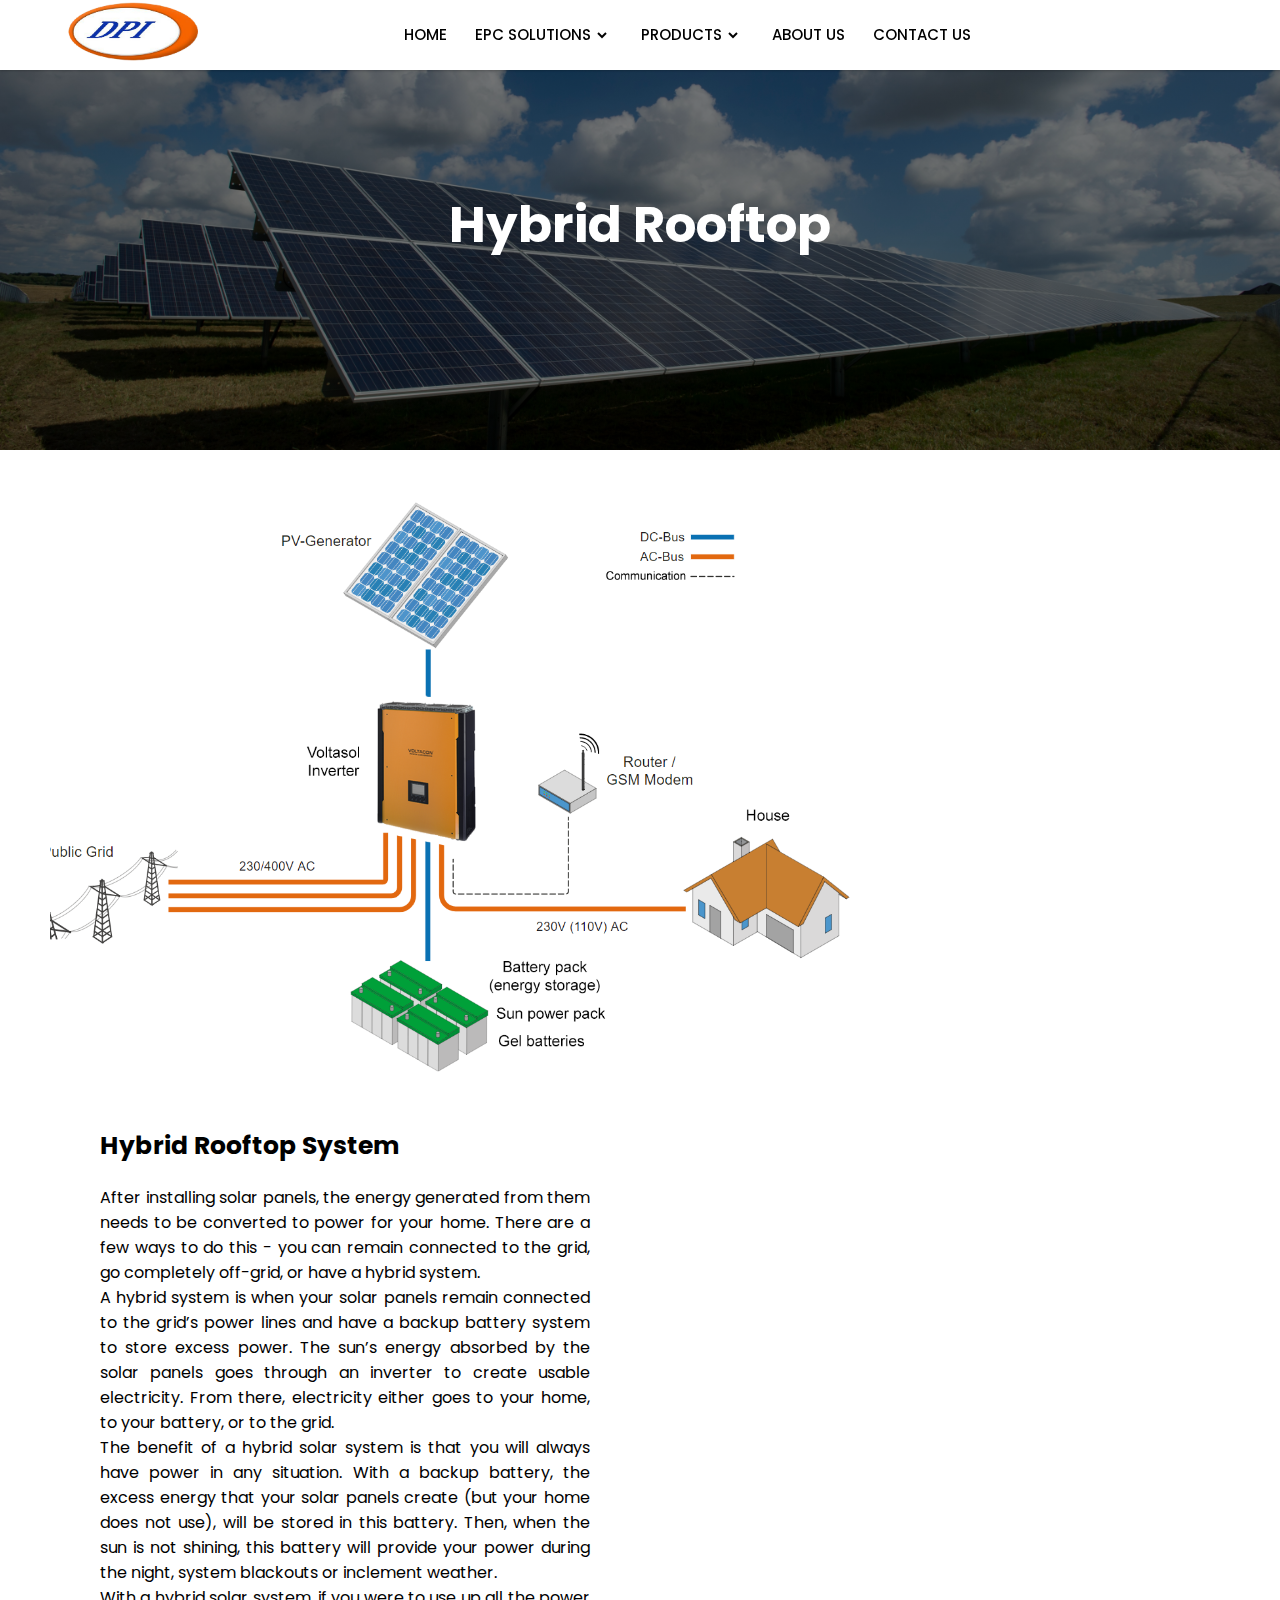
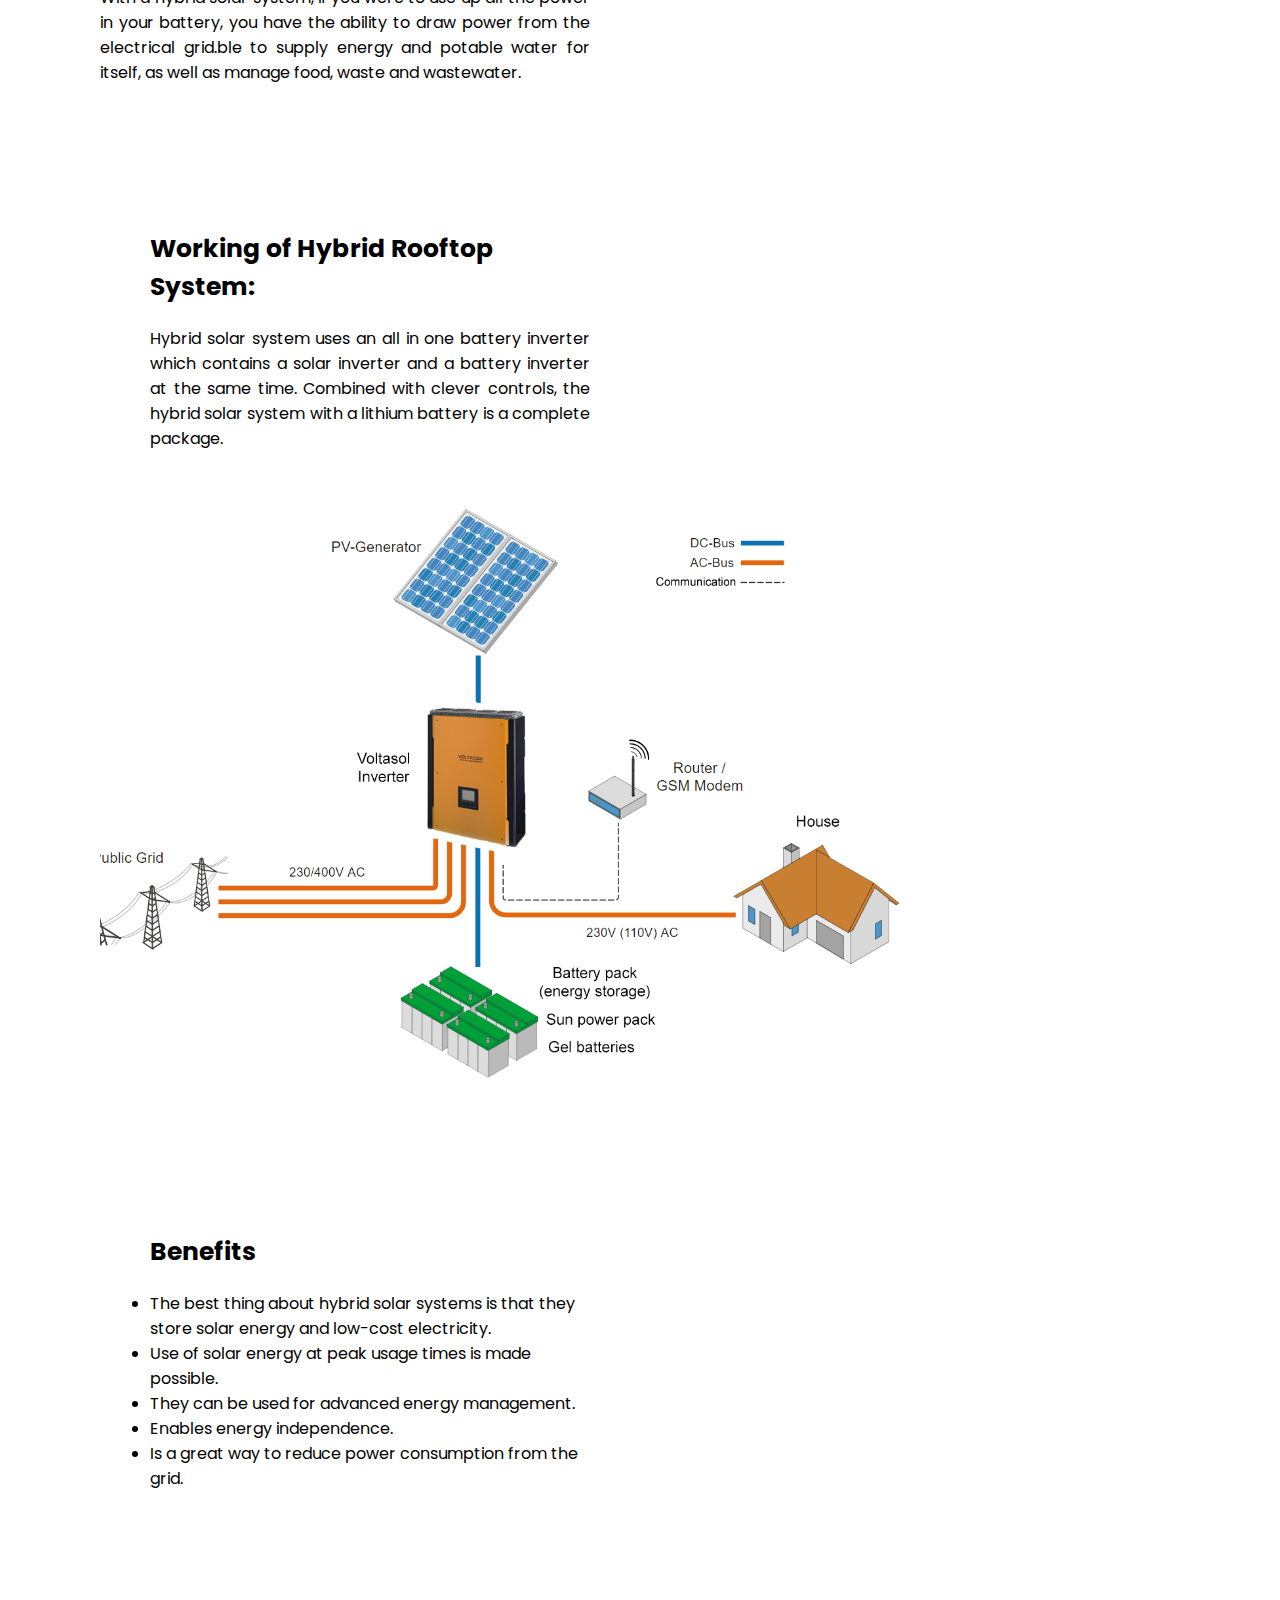
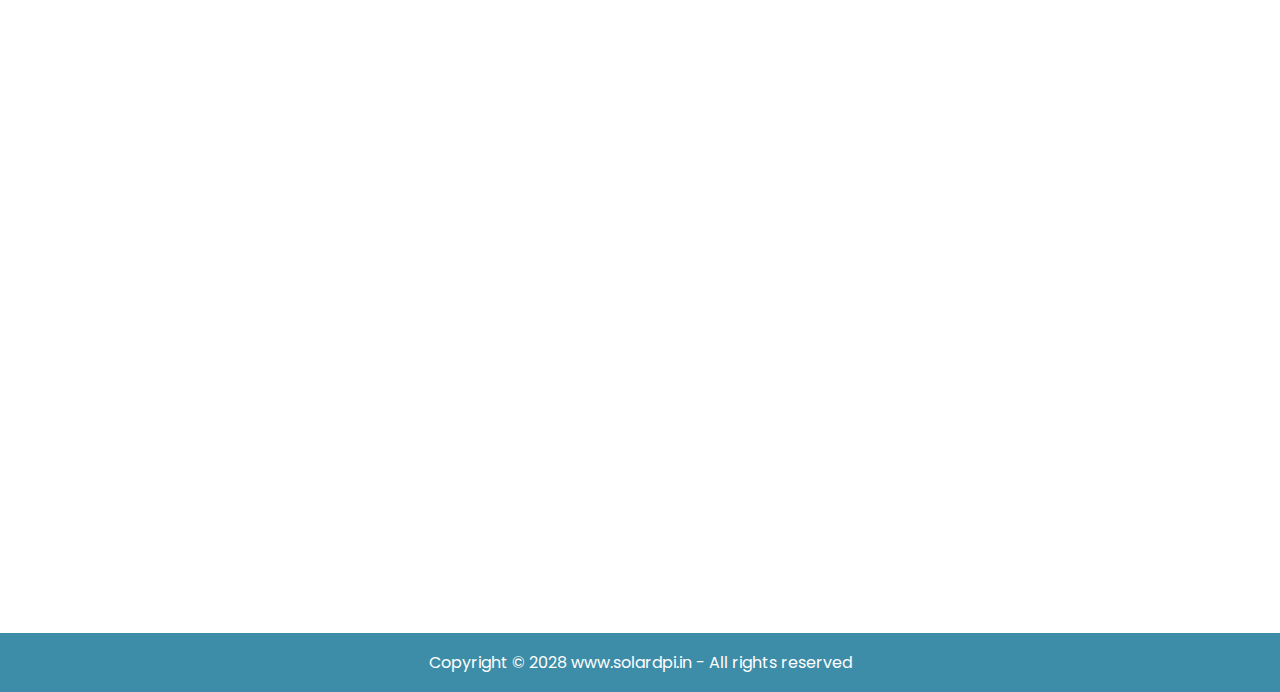
<file: products page1/hybrid.html>
<!DOCTYPE html>
<html lang="en">

<head>
    <meta charset="UTF-8">
    <meta http-equiv="X-UA-Compatible" content="IE=edge">
    <meta name="viewport" content="width=device-width, initial-scale=1.0">
    <title>Hybrid Rooftop System</title>
    <link rel="stylesheet" href="navbar.css">
    <link rel="stylesheet" href="sameforall.css">
    <link rel="stylesheet" href="products.css">
    <link href='https://unpkg.com/boxicons@2.0.7/css/boxicons.min.css' rel='stylesheet'>
</head>

<body>
    <nav>
        <div class="navbar">
            <i class='bx bx-menu'></i>
            <div class="logo"><img src="image/logo3.png" alt="logo" style="
            width: 135px;"></div>
            <div class="nav-links">
                <div class="sidebar-logo">
                    <span class="logo-name">Dudwa Power Industries</span>
                    <i class='bx bx-x'></i>
                </div>

                <ul class="links">
                    <li><a href="/index.html">HOME</a></li>
                    <li>
                        <a href="#">EPC SOLUTIONS</a>
                        <i class='bx bxs-chevron-down htmlcss-arrow arrow  '></i>
                        <ul class="htmlCss-sub-menu sub-menu">
                            <li class="more">
                                <span><a href="#">Residential<i class='bx bxs-chevron-right arrow more-arrow'></i></a>
                                </span>
                                <ul class="more-sub-menu sub-menu">
                                    <li><a href="/products page/ongrid.html">ON-Grid Rooftop System</a></li>
                                    <li><a href="#">OFF-Grid Rooftop System</a></li>
                                    <li><a href="#">Hybrid Rooftop System</a>
                                    <li><a href="#">Solar Cooker</a>
                                    </li>
                                </ul>
                            </li>
                            <li class="more">
                                <span><a href="#">Industrial/Commercial<i
                                            class='bx bxs-chevron-right arrow more-arrow'></i></a>
                                </span>
                                <ul class="more-sub-menu sub-menu">
                                    <li><a href="#">Rooftop Solar System</a></li>
                                    <li><a href="#">Ground Mounted Solar System</a></li>
                                    <li><a href="#">Floating Solar System</a>
                                    <li><a href="#">Solar Water Heater</a>
                                    <li><a href="#">Solar Geyser</a>
                                    </li>
                                </ul>
                            </li>
                            <li class="more">
                                <span><a href="#">Agricultural & Forestry <i
                                            class='bx bxs-chevron-right arrow more-arrow'></i></a>
                                </span>
                                <ul class="more-sub-menu sub-menu">
                                    <li><a href="#">Solar Pump</a></li>
                                    <li><a href="#">Solar Dryer</a></li>
                                    <li><a href="#">Solar Fencing</a></li>
                                </ul>
                            </li>
                    </li>
                </ul>
                </li>
                <li>
                    <a href="#">PRODUCTS </a>
                    <i class='bx bxs-chevron-down js-arrow arrow '></i>
                    <ul class="htmlCss-sub-menu sub-menu">
                        <li><a href="#">Industrial Lighting Series</a></li>
                        <li class="more">
                            <span><a href="#">Solar Street Lighting Series<i
                                        class='bx bxs-chevron-right arrow more-arrow'></i></a>
                            </span>
                            <ul class="more-sub-menu sub-menu">
                                <li><a href="#">Semi-Integrated</a></li>
                                <li><a href="#">All-In-One</a></li>
                                <li><a href="#">High Mast</li>
                            </ul>
                        <li><a href="#">Roadway Lighting Series</a></li>
                        <li><a href="#">FLood Lighting Series</a></li>
                        <li><a href="#">High Mast and Poles</a></li>
                        <li><a href="#">GSM/GPRS Based Smart Street Lights</a></li>
                        <li><a href="#">Bay Lighting Series</a></li>
                        <li>
                        </li>
                    </ul>

                </li>
                <li><a href="#ABOUT US">ABOUT US</a></li>
                <li><a href="#Contact us">CONTACT US</a></li>
                </ul>
            </div>
            <div class="search-box">
                <i class='bx bx-search'></i>
                <div class="input-box">
                    <input type="text" placeholder="Search...">
                </div>
            </div>

        </div>

    </nav>


    <div class="hero-image">
        <div class="hero-text">
            <h1 style="font-size:50px ;text-emphasis: none; ">Hybrid Rooftop </h1>

        </div>
    </div>
    <div class="section-container">
        <div class="columns image"
            style="background-image:url(/image/Hybrid\ Solar\ System\ with\ Energy\ Storage\ diagram.jpg);width: 800px;height: 587px;">

        </div>
        <div class="columns content">
            <div class="content-container">
                <h5>Hybrid Rooftop System</h5>
                <p>
                    After installing solar panels, the energy generated from them needs to be converted to power for
                    your home. There are a few ways to do this - you can remain connected to the grid, go completely
                    off-grid, or have a hybrid system.
                    <br>

                    A hybrid system is when your solar panels remain connected to the grid’s power lines and have a
                    backup battery system to store excess power. The sun’s energy absorbed by the solar panels goes
                    through an inverter to create usable electricity. From there, electricity either goes to your home,
                    to your battery, or to the grid.
                    <br>
                    The benefit of a hybrid solar system is that you will always have power in any situation. With a
                    backup battery, the excess energy that your solar panels create (but your home does not use), will
                    be stored in this battery. Then, when the sun is not shining, this battery will provide your power
                    during the night, system blackouts or inclement weather.
                    <br>
                    With a hybrid solar system, if you were to use up all the power in your battery, you have the
                    ability to draw power from the electrical grid.ble to supply energy and potable water for itself, as
                    well as manage food, waste and wastewater.
                </p>

            </div>
        </div>
        <div class="section-container">
            <div class="columns content">
                <div class="content-container">
                    <h5>Working of Hybrid Rooftop System:</h5>
                    <p>
                        Hybrid solar system uses an all in one battery inverter which contains a solar inverter and a
                        battery inverter at the same time. Combined with clever controls, the hybrid solar system with a
                        lithium battery is a complete package.

                </div>
            </div>
            <div class="columns image"
            style="background-image:url(/image/Hybrid\ Solar\ System\ with\ Energy\ Storage\ diagram.jpg);width: 800px;height: 587px;">
            </div>
        </div>
        <div class="section-container">

            <div class="columns content">
                <div class="content-container">
                    <h5>Benefits</h5>
                    <p>


                       <ul>
                        <li>The best thing about hybrid solar systems is that they store solar energy and low-cost
                            electricity.</li> 
                            <li>Use of solar energy at peak usage times is made possible.</li> 
                            <li>They can be used for advanced energy management.</li> 
                            <li>Enables energy independence.</li>
                            <li>Is a great way to reduce power consumption from the grid.</li>
                       </ul>
                    </p>

                </div>
            </div>
            <div class="columns.image" style="background-image:url(#);width: 800px;height: 587px;">
            </div>
        </div>
    </div>


    <footer>
        <div class="wrapper" style="
          padding-left: 0px;
          padding-right: 0px;
          padding-top: 0px;
          padding-bottom: 0px;">

            <p class="text-footer">
                Copyright &copy; 2028 www.solardpi.in - All rights reserved
            </p>

        </div>
    </footer>

</body>

</html>
</file>
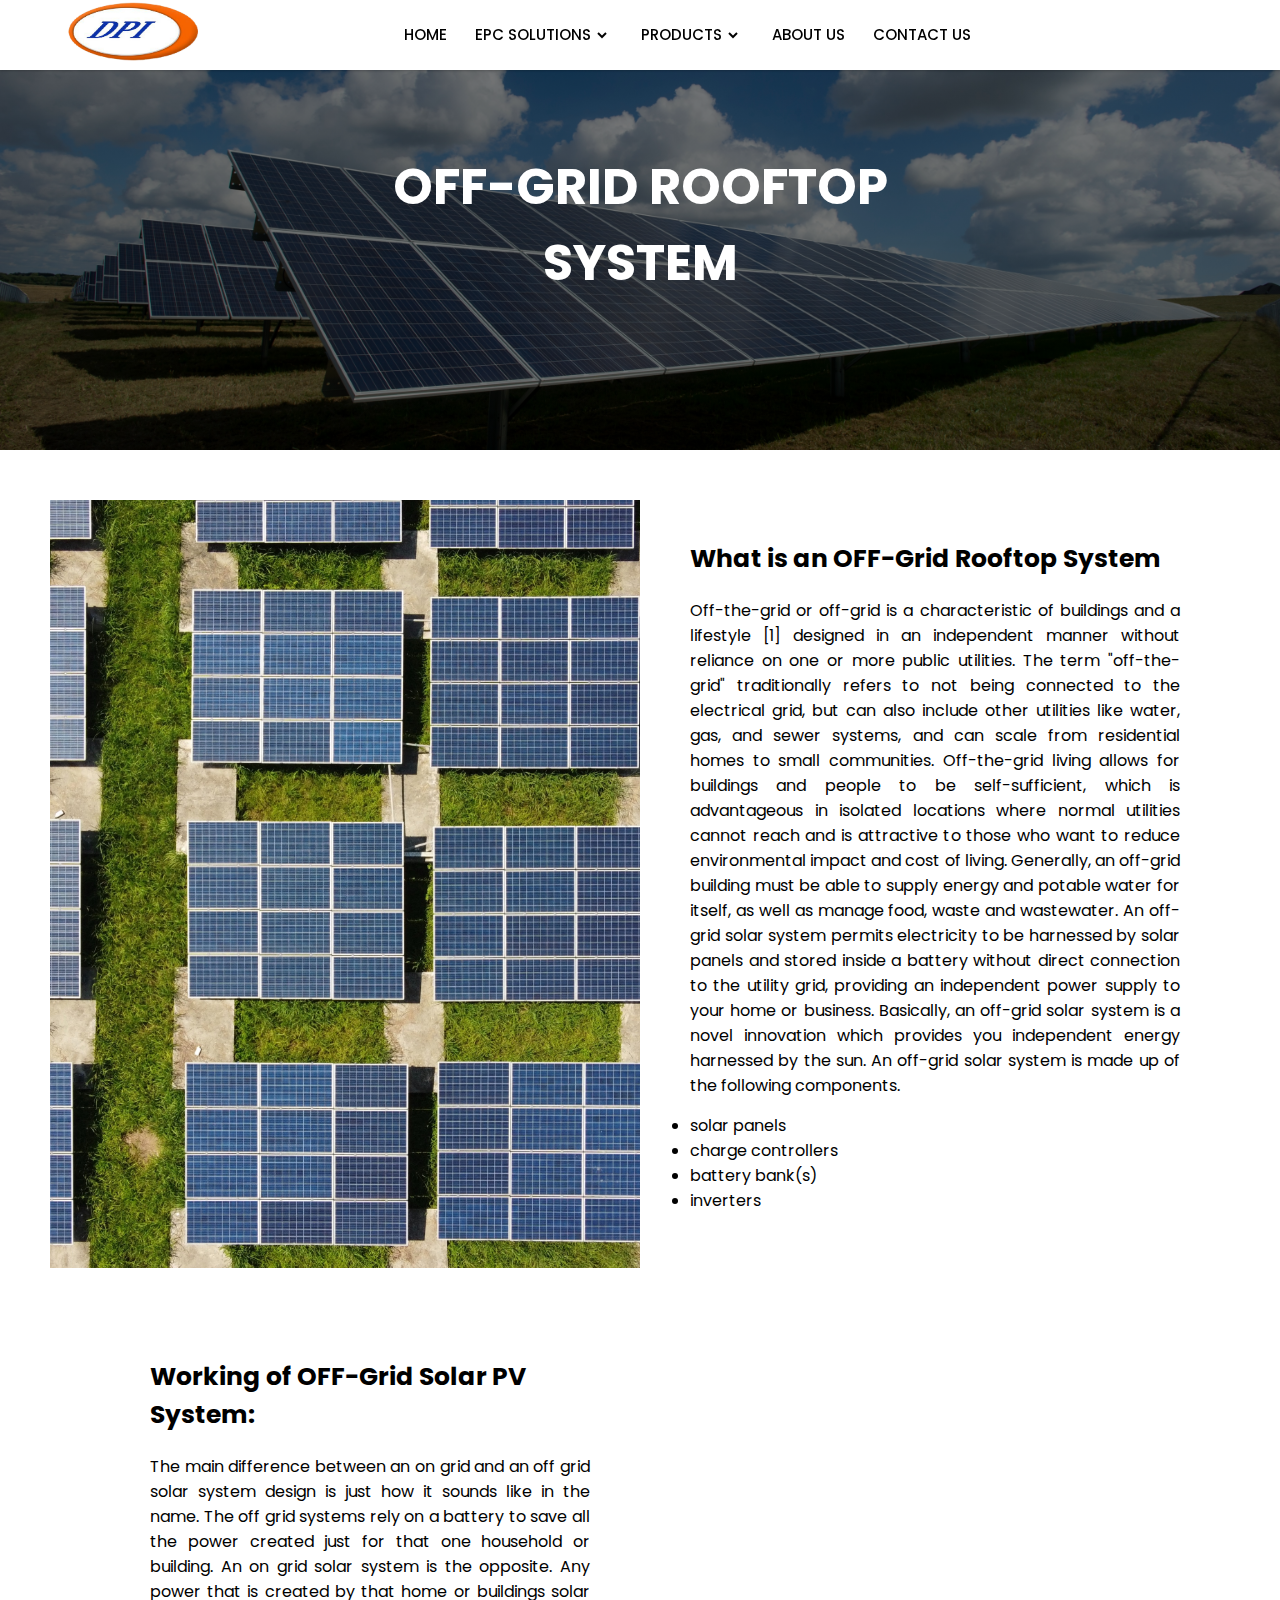
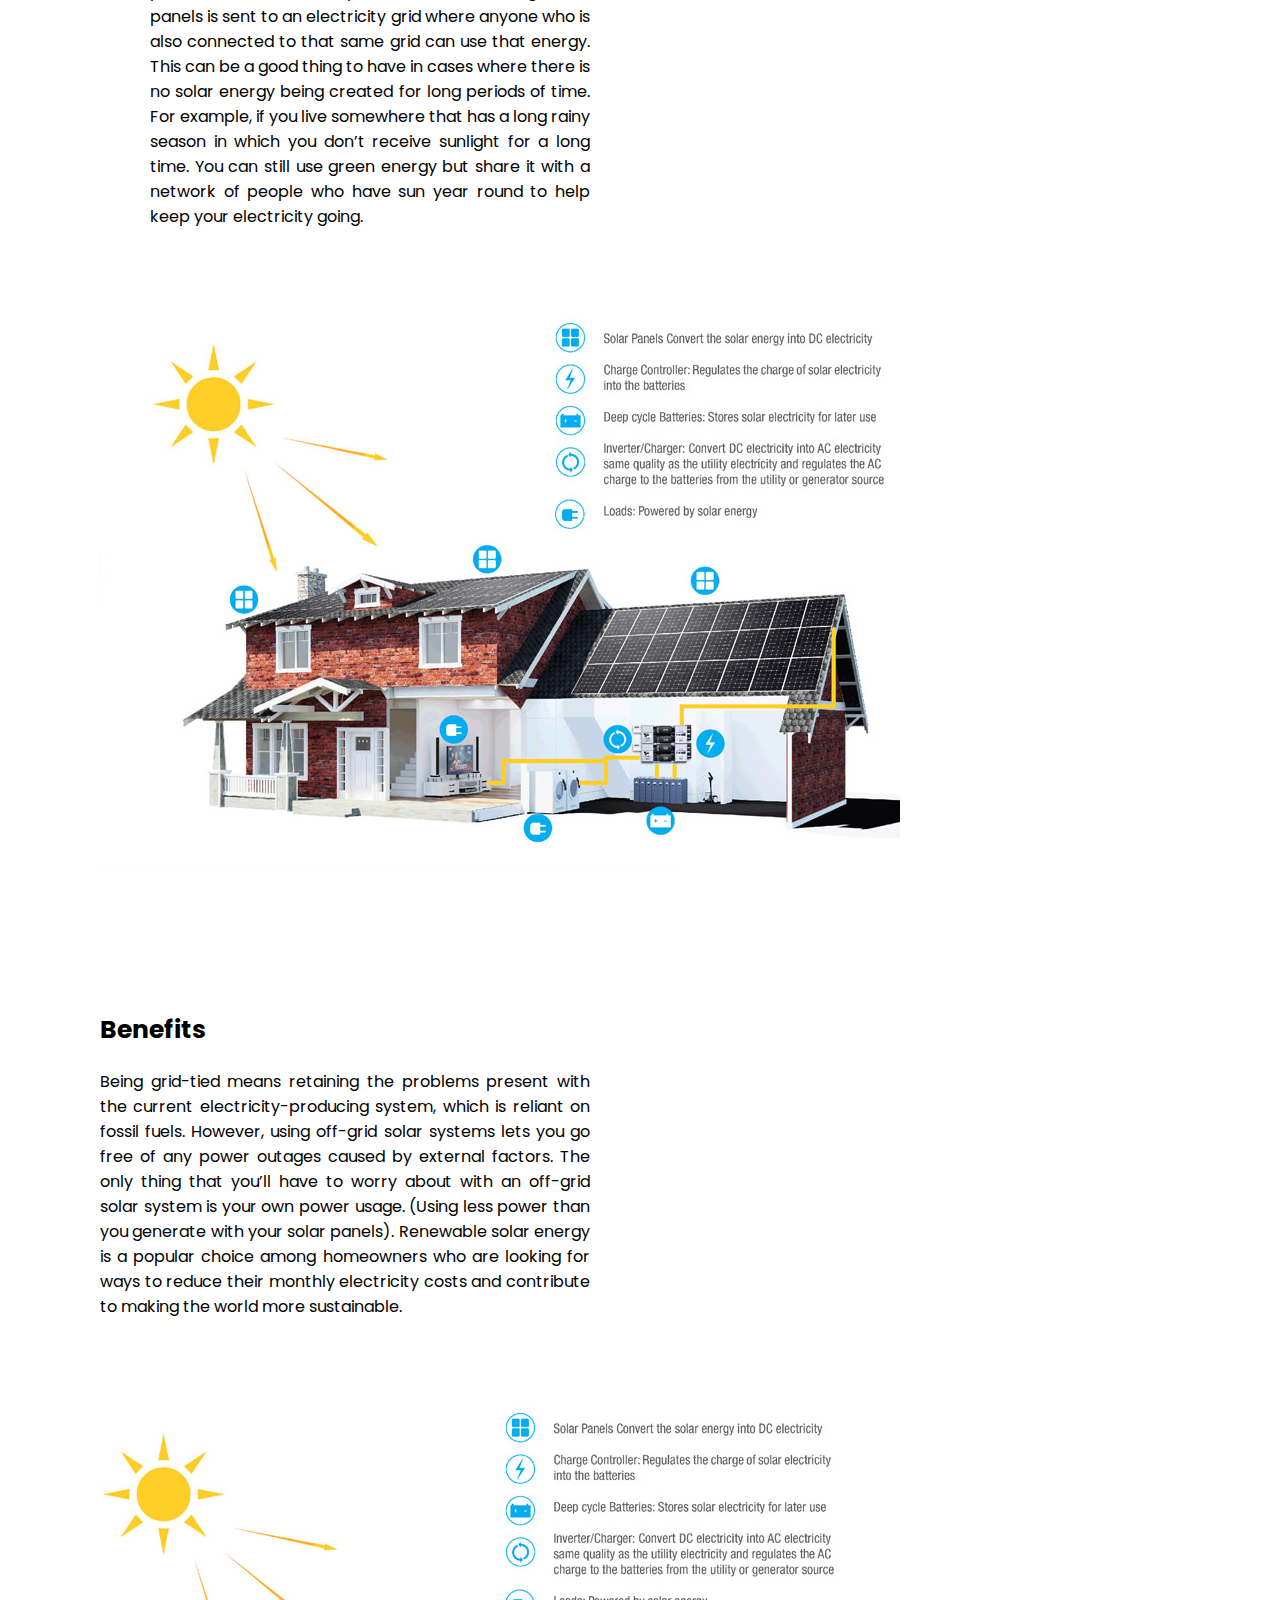
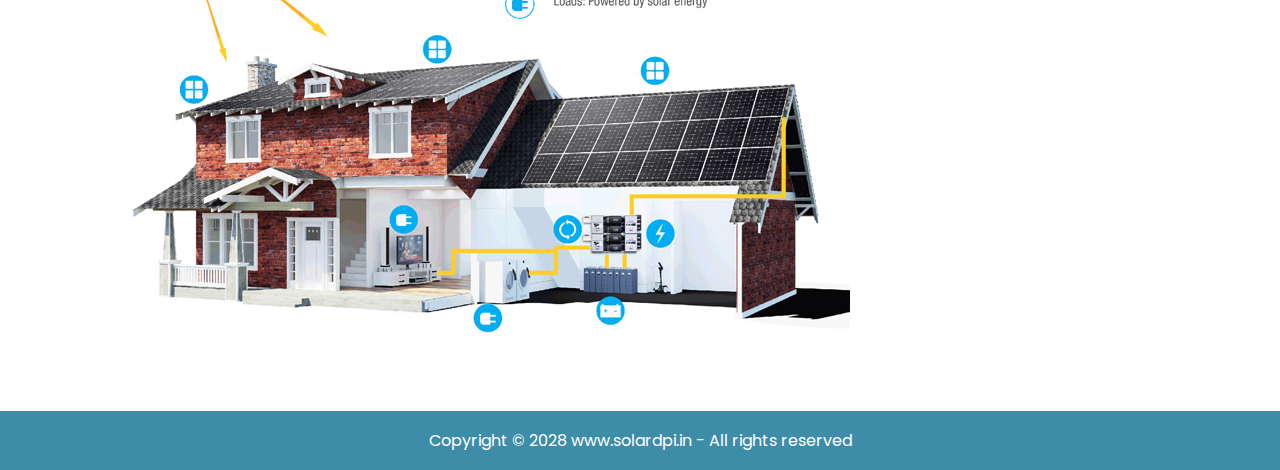
<file: products page1/offgrid.html>
<!DOCTYPE html>
<html>

<head>
    <meta charset="UTF-8">
    <meta http-equiv="X-UA-Compatible" content="IE=edge">
    <meta name="viewport" content="width=device-width, initial-scale=1.0">
    <title>OFF-GRID ROOFTOP SYSTEM</title>
    <!-- <link rel="stylesheet" href="/style.css"> -->
    <link rel="stylesheet" href="navbar.css">
    <link rel="stylesheet" href="sameforall.css">
    <link rel="stylesheet" href="products.css">
    <link href='https://unpkg.com/boxicons@2.0.7/css/boxicons.min.css' rel='stylesheet'>
</head>


<body>
    <nav>
        <div class="navbar">
            <i class='bx bx-menu'></i>
            <div class="logo"><img src="image/logo3.png" alt="logo" style="
            width: 135px;"></div>
            <div class="nav-links">
                <div class="sidebar-logo">
                    <span class="logo-name">Dudwa Power Industries</span>
                    <i class='bx bx-x'></i>
                </div>

                <ul class="links">
                    <li><a href="/index.html">HOME</a></li>
                    <li>
                        <a href="#">EPC SOLUTIONS</a>
                        <i class='bx bxs-chevron-down htmlcss-arrow arrow  '></i>
                        <ul class="htmlCss-sub-menu sub-menu">
                            <li class="more">
                                <span><a href="#">Residential<i class='bx bxs-chevron-right arrow more-arrow'></i></a>
                                </span>
                                <ul class="more-sub-menu sub-menu">
                                    <li><a href="products page/ongrid.html">ON-Grid Rooftop System</a></li>
                                    <li><a href="#">OFF-Grid Rooftop System</a></li>
                                    <li><a href="#">Hybrid Rooftop System</a>
                                    <li><a href="#">Solar Cooker</a>
                                    </li>
                                </ul>
                            </li>
                            <li class="more">
                                <span><a href="#">Industrial/Commercial<i
                                            class='bx bxs-chevron-right arrow more-arrow'></i></a>
                                </span>
                                <ul class="more-sub-menu sub-menu">
                                    <li><a href="#">Rooftop Solar System</a></li>
                                    <li><a href="#">Ground Mounted Solar System</a></li>
                                    <li><a href="#">Floating Solar System</a>
                                    <li><a href="#">Solar Water Heater</a>
                                    <li><a href="#">Solar Geyser</a>
                                    </li>
                                </ul>
                            </li>
                            <li class="more">
                                <span><a href="#">Agricultural & Forestry <i
                                            class='bx bxs-chevron-right arrow more-arrow'></i></a>
                                </span>
                                <ul class="more-sub-menu sub-menu">
                                    <li><a href="#">Solar Pump</a></li>
                                    <li><a href="#">Solar Dryer</a></li>
                                    <li><a href="#">Solar Fencing</a></li>
                                </ul>
                            </li>
                    </li>
                </ul>
                </li>
                <li>
                    <a href="products.html">PRODUCTS </a>
                    <i class='bx bxs-chevron-down js-arrow arrow '></i>
                    <ul class="htmlCss-sub-menu sub-menu">
                        <li><a href="#">Industrial Lighting Series</a></li>
                        <li class="more">
                            <span><a href="#">Solar Street Lighting Series<i
                                        class='bx bxs-chevron-right arrow more-arrow'></i></a>
                            </span>
                            <ul class="more-sub-menu sub-menu">
                                <li><a href="#">Semi-Integrated</a></li>
                                <li><a href="#">All-In-One</a></li>
                                <li><a href="#">High Mast</li>
                            </ul>
                        <li><a href="#">Roadway Lighting Series</a></li>
                        <li><a href="#">FLood Lighting Series</a></li>
                        <li><a href="#">High Mast and Poles</a></li>
                        <li><a href="#">GSM/GPRS Based Smart Street Lights</a></li>
                        <li><a href="#">Bay Lighting Series</a></li>
                        <li>
                        </li>
                    </ul>

                </li>
                <li><a href="#ABOUT US">ABOUT US</a></li>
                <li><a href="#Contact us">CONTACT US</a></li>
                </ul>
            </div>
            <div class="search-box">
                <i class='bx bx-search'></i>
                <div class="input-box">
                    <input type="text" placeholder="Search...">
                </div>
            </div>

        </div>

    </nav>


    <div class="hero-image">
        <div class="hero-text">
            <h1 style="font-size:50px ;text-emphasis: none; ">OFF-GRID ROOFTOP SYSTEM</h1>

        </div>
    </div>
    <div class="section-container">
        <div class="columns image" style="background-image:url(image/1..jpg)">

        </div>
        <div class="columns content">
            <div class="content-container">
                <h5>What is an OFF-Grid Rooftop System</h5>
                <p>
                    Off-the-grid or off-grid is a characteristic of buildings and a lifestyle [1] designed in an
                    independent manner without reliance on one or more public utilities. The term "off-the-grid"
                    traditionally refers to not being connected to the electrical grid, but can also include other
                    utilities like water, gas, and sewer systems, and can scale from residential homes to small
                    communities. Off-the-grid living allows for buildings and people to be self-sufficient, which is
                    advantageous in isolated locations where normal utilities cannot reach and is attractive to those
                    who want to reduce environmental impact and cost of living. Generally, an off-grid building must be
                    able to supply energy and potable water for itself, as well as manage food, waste and wastewater.
                    An off-grid solar system permits electricity to be harnessed by solar panels and stored inside a
                    battery without direct connection to the utility grid, providing an independent power supply to your
                    home or business.

                    Basically, an off-grid solar system is a novel innovation which provides you independent energy
                    harnessed by the sun. An off-grid solar system is made up of the following components.
                    <ul>
                        <li> solar panels</li>
                        <li>charge controllers</li>
                        <li> battery bank(s)</li>
                        <li>inverters</li>
                    </ul>
                   
                    
                   
                    
                </p>

            </div>
        </div>
        <div class="section-container">
            <div class="columns content">
                <div class="content-container">
                    <h5>Working of OFF-Grid Solar PV System:</h5>
                    <p>
                        The main difference between an on grid and an off grid solar system design is just how it sounds
                        like in the name. The off grid systems rely on a battery to save all the power created just for
                        that one household or building. An on grid solar system is the opposite.

                        Any power that is created by that home or buildings solar panels is sent to an electricity grid
                        where anyone who is also connected to that same grid can use that energy. This can be a good
                        thing to have in cases where there is no solar energy being created for long periods of time.

                        For example, if you live somewhere that has a long rainy season in which you don’t receive
                        sunlight for a long time. You can still use green energy but share it with a network of people
                        who have sun year round to help keep your electricity going.

                </div>
            </div>
            <div class="columns.image" style="background-image:url(/image/offgrid.jpg);width: 800px;height: 587px;"></div>

            </div>
        </div>
        <div class="section-container">

            <div class="columns content">
                <div class="content-container">
                    <h5>Benefits</h5>
                    <p>


                        Being grid-tied means retaining the problems present with the current electricity-producing
                        system, which is reliant on fossil fuels. However, using off-grid solar systems lets you go free
                        of any power outages caused by external factors.

                        The only thing that you’ll have to worry about with an off-grid solar system is your own power
                        usage. (Using less power than you generate with your solar panels).

                        Renewable solar energy is a popular choice among homeowners who are looking for ways to reduce
                        their monthly electricity costs and contribute to making the world more sustainable.
                    </p>

                </div>
            </div>
            <div class="columns.image" style="background-image:url(image/offgrid.jpg);width: 800px;height: 587px;"></div>
        </div>
    </div>

    <footer>
        <div class="wrapper" style="
          padding-left: 0px;
          padding-right: 0px;
          padding-top: 0px;
          padding-bottom: 0px;">

            <p class="text-footer">
                Copyright &copy; 2028 www.solardpi.in - All rights reserved
            </p>

        </div>
    </footer>

</body>

</html>
</file>
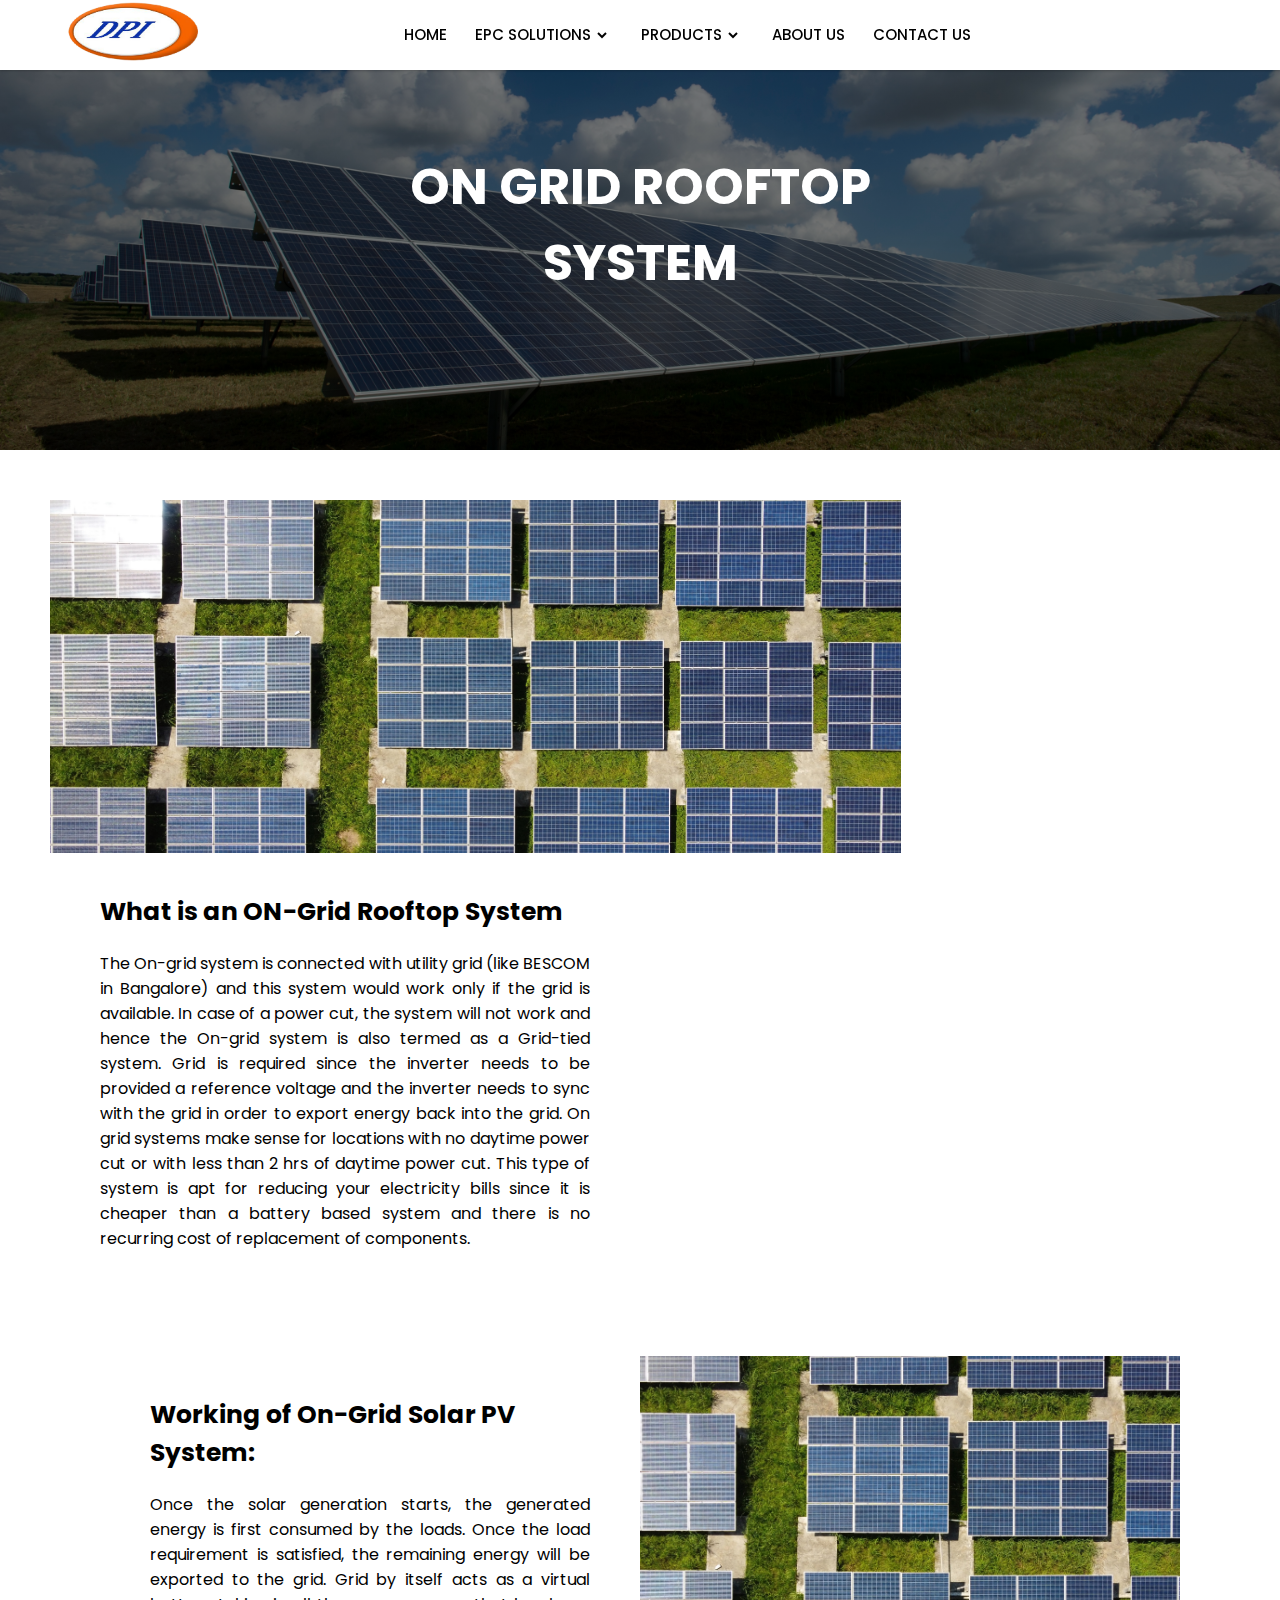
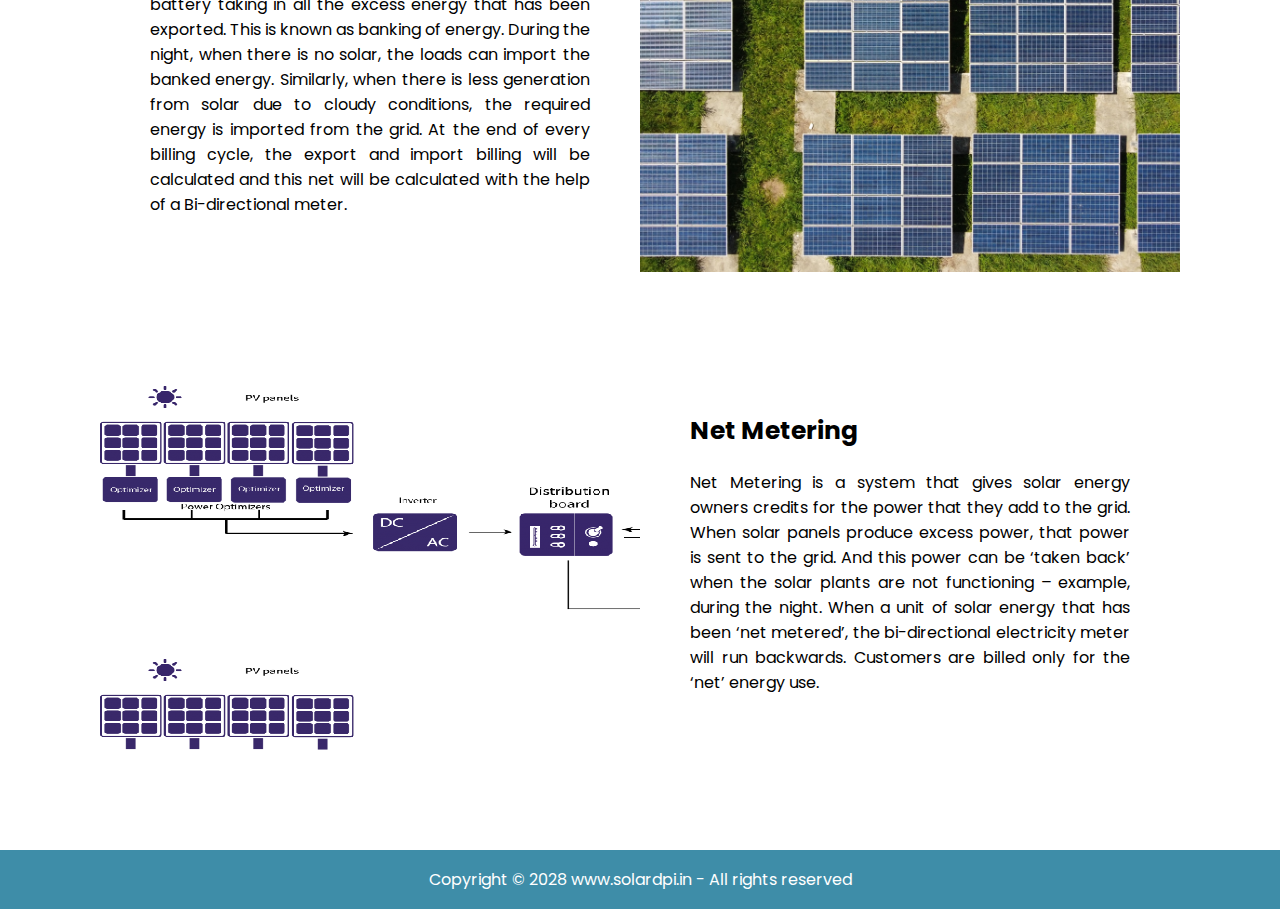
<file: products page1/ongrid.html>
<!DOCTYPE html>
<html>

<head>
    <meta charset="UTF-8">
    <meta http-equiv="X-UA-Compatible" content="IE=edge">
    <meta name="viewport" content="width=device-width, initial-scale=1.0">
    <title>ON GRID ROOFTOP SYSTEM</title>
    <link rel="stylesheet" href="navbar.css">
    <link rel="stylesheet" href="sameforall.css">
    <link rel="stylesheet" href="products.css">
    <link href='https://unpkg.com/boxicons@2.0.7/css/boxicons.min.css' rel='stylesheet'>
</head>


<body>
    <nav>
        <div class="navbar">
            <i class='bx bx-menu'></i>
            <div class="logo"><img src="image/logo3.png" alt="logo" style="
            width: 135px;"></div>
            <div class="nav-links">
                <div class="sidebar-logo">
                    <span class="logo-name">Dudwa Power Industries</span>
                    <i class='bx bx-x'></i>
                </div>

                <ul class="links">
                    <li><a href="index.html">HOME</a></li>
                    <li>
                        <a href="#">EPC SOLUTIONS</a>
                        <i class='bx bxs-chevron-down htmlcss-arrow arrow  '></i>
                        <ul class="htmlCss-sub-menu sub-menu">
                            <li class="more">
                                <span><a href="#">Residential<i class='bx bxs-chevron-right arrow more-arrow'></i></a>
                                </span>
                                <ul class="more-sub-menu sub-menu">
                                    <li><a href="#">ON-Grid Rooftop System</a></li>
                                    <li><a href="#">OFF-Grid Rooftop System</a></li>
                                    <li><a href="#">Hybrid Rooftop System</a>
                                    <li><a href="#">Solar Cooker</a>
                                    </li>
                                </ul>
                            </li>
                            <li class="more">
                                <span><a href="#">Industrial/Commercial<i
                                            class='bx bxs-chevron-right arrow more-arrow'></i></a>
                                </span>
                                <ul class="more-sub-menu sub-menu">
                                    <li><a href="#">Rooftop Solar System</a></li>
                                    <li><a href="#">Ground Mounted Solar System</a></li>
                                    <li><a href="#">Floating Solar System</a>
                                    <li><a href="#">Solar Water Heater</a>
                                    <li><a href="#">Solar Geyser</a>
                                    </li>
                                </ul>
                            </li>
                            <li class="more">
                                <span><a href="#">Agricultural & Forestry <i
                                            class='bx bxs-chevron-right arrow more-arrow'></i></a>
                                </span>
                                <ul class="more-sub-menu sub-menu">
                                    <li><a href="#">Solar Pump</a></li>
                                    <li><a href="#">Solar Dryer</a></li>
                                    <li><a href="#">Solar Fencing</a></li>
                                </ul>
                            </li>
                    </li>
                </ul>
                </li>
                <li>
                    <a href="#">PRODUCTS </a>
                    <i class='bx bxs-chevron-down js-arrow arrow '></i>
                    <ul class="htmlCss-sub-menu sub-menu">
                        <li><a href="#">Industrial Lighting Series</a></li>
                        <li class="more">
                            <span><a href="#">Solar Street Lighting Series<i
                                        class='bx bxs-chevron-right arrow more-arrow'></i></a>
                            </span>
                            <ul class="more-sub-menu sub-menu">
                                <li><a href="#">Semi-Integrated</a></li>
                                <li><a href="#">All-In-One</a></li>
                                <li><a href="#">High Mast</li>
                            </ul>
                        <li><a href="#">Roadway Lighting Series</a></li>
                        <li><a href="#">FLood Lighting Series</a></li>
                        <li><a href="#">High Mast and Poles</a></li>
                        <li><a href="#">GSM/GPRS Based Smart Street Lights</a></li>
                        <li><a href="#">Bay Lighting Series</a></li>
                        <li>
                        </li>
                    </ul>

                </li>
                <li><a href="#ABOUT US">ABOUT US</a></li>
                <li><a href="#Contact us">CONTACT US</a></li>
                </ul>
            </div>
            <div class="search-box">
                <i class='bx bx-search'></i>
                <div class="input-box">
                    <input type="text" placeholder="Search...">
                </div>
            </div>

        </div>

    </nav>


    <div class="hero-image">
        <div class="hero-text">
            <h1 style="font-size:50px ;text-emphasis: none; ">ON GRID ROOFTOP SYSTEM</h1>

        </div>
    </div>
    <div class="section-container">
        <div class="columns image" style="background-image:url(image/1..jpg);width: 851px;height: 353px;">

        </div>
        <div class="columns content">
            <div class="content-container">
                <h5>What is an ON-Grid Rooftop System</h5>
                <p>
                    The On-grid system is connected with utility grid (like BESCOM in Bangalore) and this system would
                    work only if the grid is available. In case of a power cut, the system will not work and hence the
                    On-grid system is also termed as a Grid-tied system. Grid is required since the inverter needs to be
                    provided a reference voltage and the inverter needs to sync with the grid in order to export energy
                    back into the grid.
                    On grid systems make sense for locations with no daytime power cut or with less than 2 hrs of
                    daytime power cut. This type of system is apt for reducing your electricity bills since it is
                    cheaper than a battery based system and there is no recurring cost of replacement of components.
                </p>

            </div>
        </div>
        <div class="section-container">
            <div class="columns content">
                <div class="content-container">
                    <h5>Working of On-Grid Solar PV System:</h5>
                    <p>
                        Once the solar generation starts, the generated energy is first consumed by the loads. Once the
                        load requirement is satisfied, the remaining energy will be exported to the grid. Grid by itself
                        acts as a virtual battery taking in all the excess energy that has been exported. This is known
                        as banking of energy.
                        During the night, when there is no solar, the loads can import the banked energy. Similarly,
                        when there is less generation from solar due to cloudy conditions, the required energy is
                        imported from the grid. At the end of every billing cycle, the export and import billing will be
                        calculated and this net will be calculated with the help of a Bi-directional meter.
                    </p>

                </div>
            </div>
            <div class="columns image" style="background-image:url(image/1..jpg)">

            </div>
        </div>
        <div class="section-container">
            <div class="columns image1" style="background-image:url(image/On-Grid_power-otimizers_ppt-1024x479.jpg)">

            </div>
            <div class="columns content">
                <div class="content-container">
                    <h5>Net Metering</h5>
                    <p>
                        Net Metering is a system that gives solar energy owners credits for the power that they add to
                        the grid. When solar panels produce excess power, that power is sent to the grid. And this power
                        can be ‘taken back’ when the solar plants are not functioning – example, during the night. When
                        a unit of solar energy that has been ‘net metered’, the bi-directional electricity meter will
                        run backwards. Customers are billed only for the ‘net’ energy use.
                    </p>

                </div>
            </div>
        </div>
        </div>
        <footer>
            <div class="wrapper" style="
          padding-left: 0px;
          padding-right: 0px;
          padding-top: 0px;
          padding-bottom: 0px;">
        
            <p class="text-footer">
              Copyright &copy; 2028 www.solardpi.in - All rights reserved
            </p>
        
          </div>
        </footer>

</body>

</html>
</file>
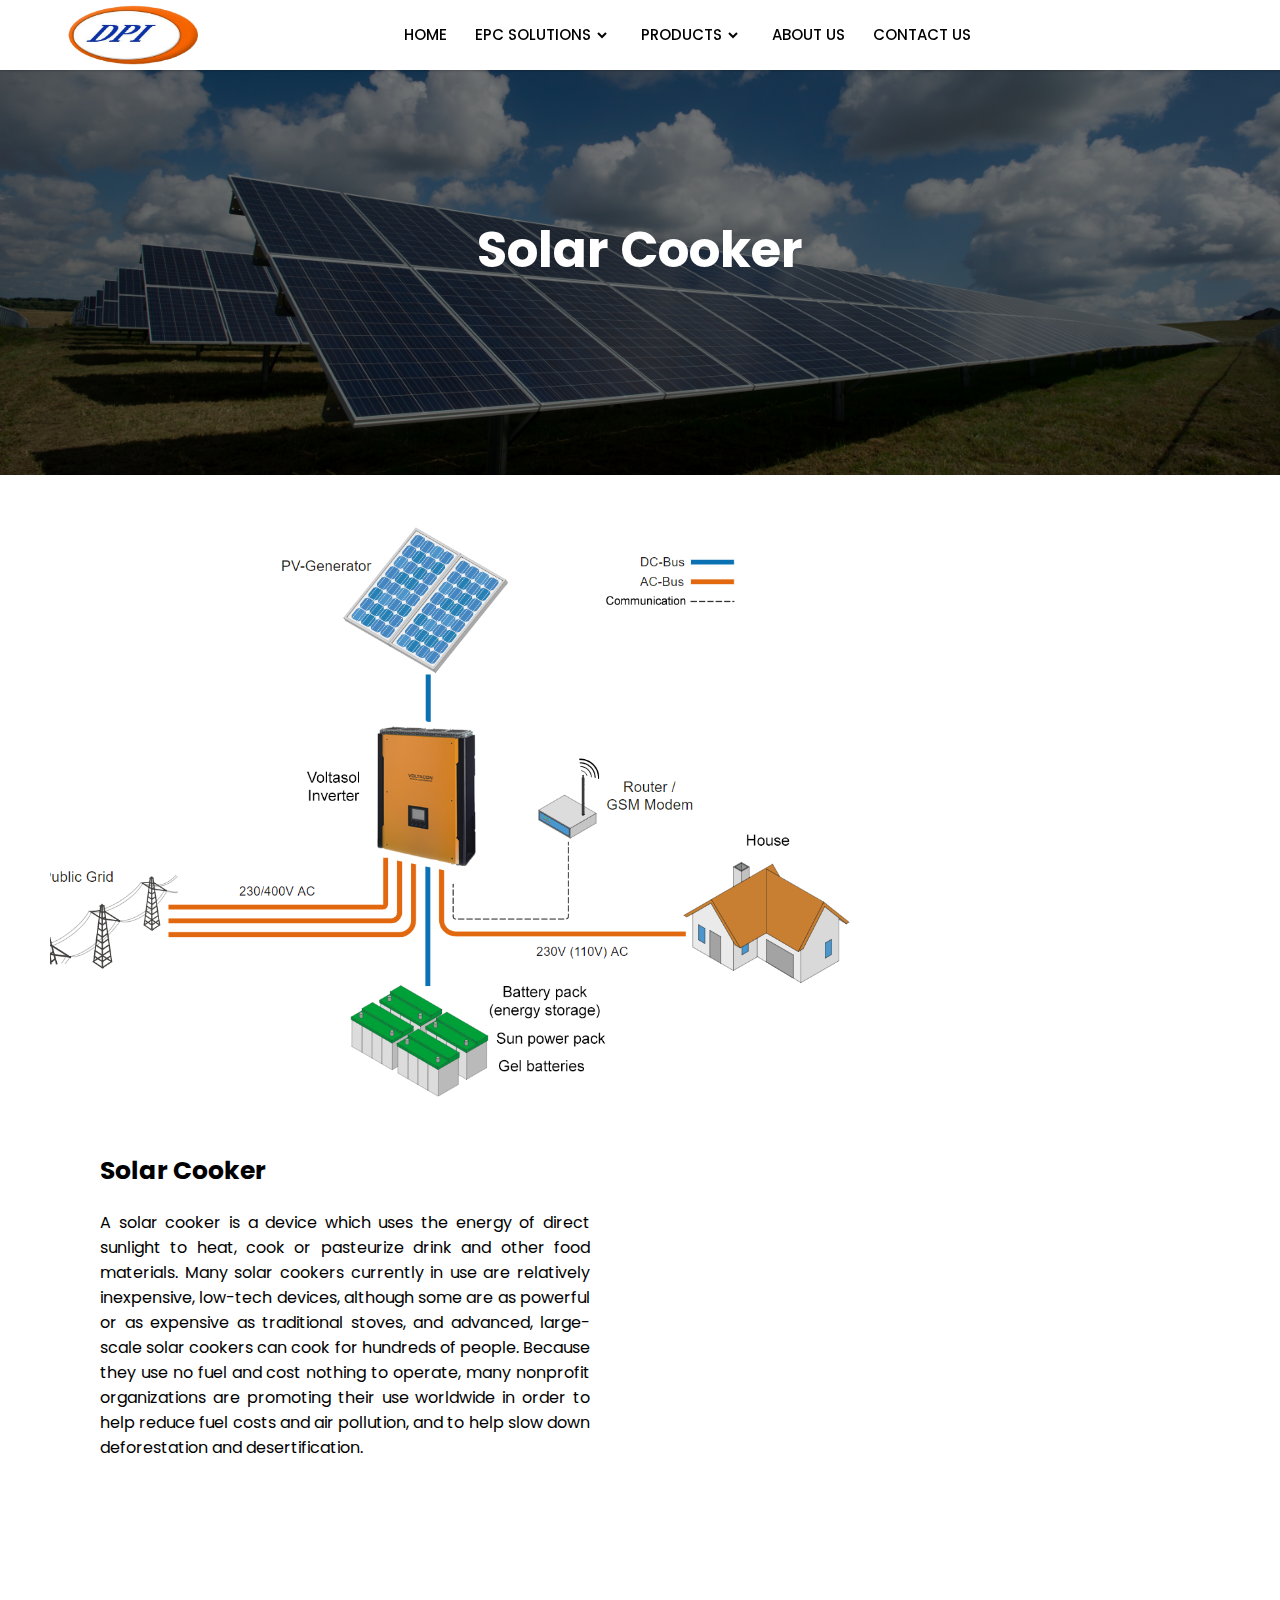
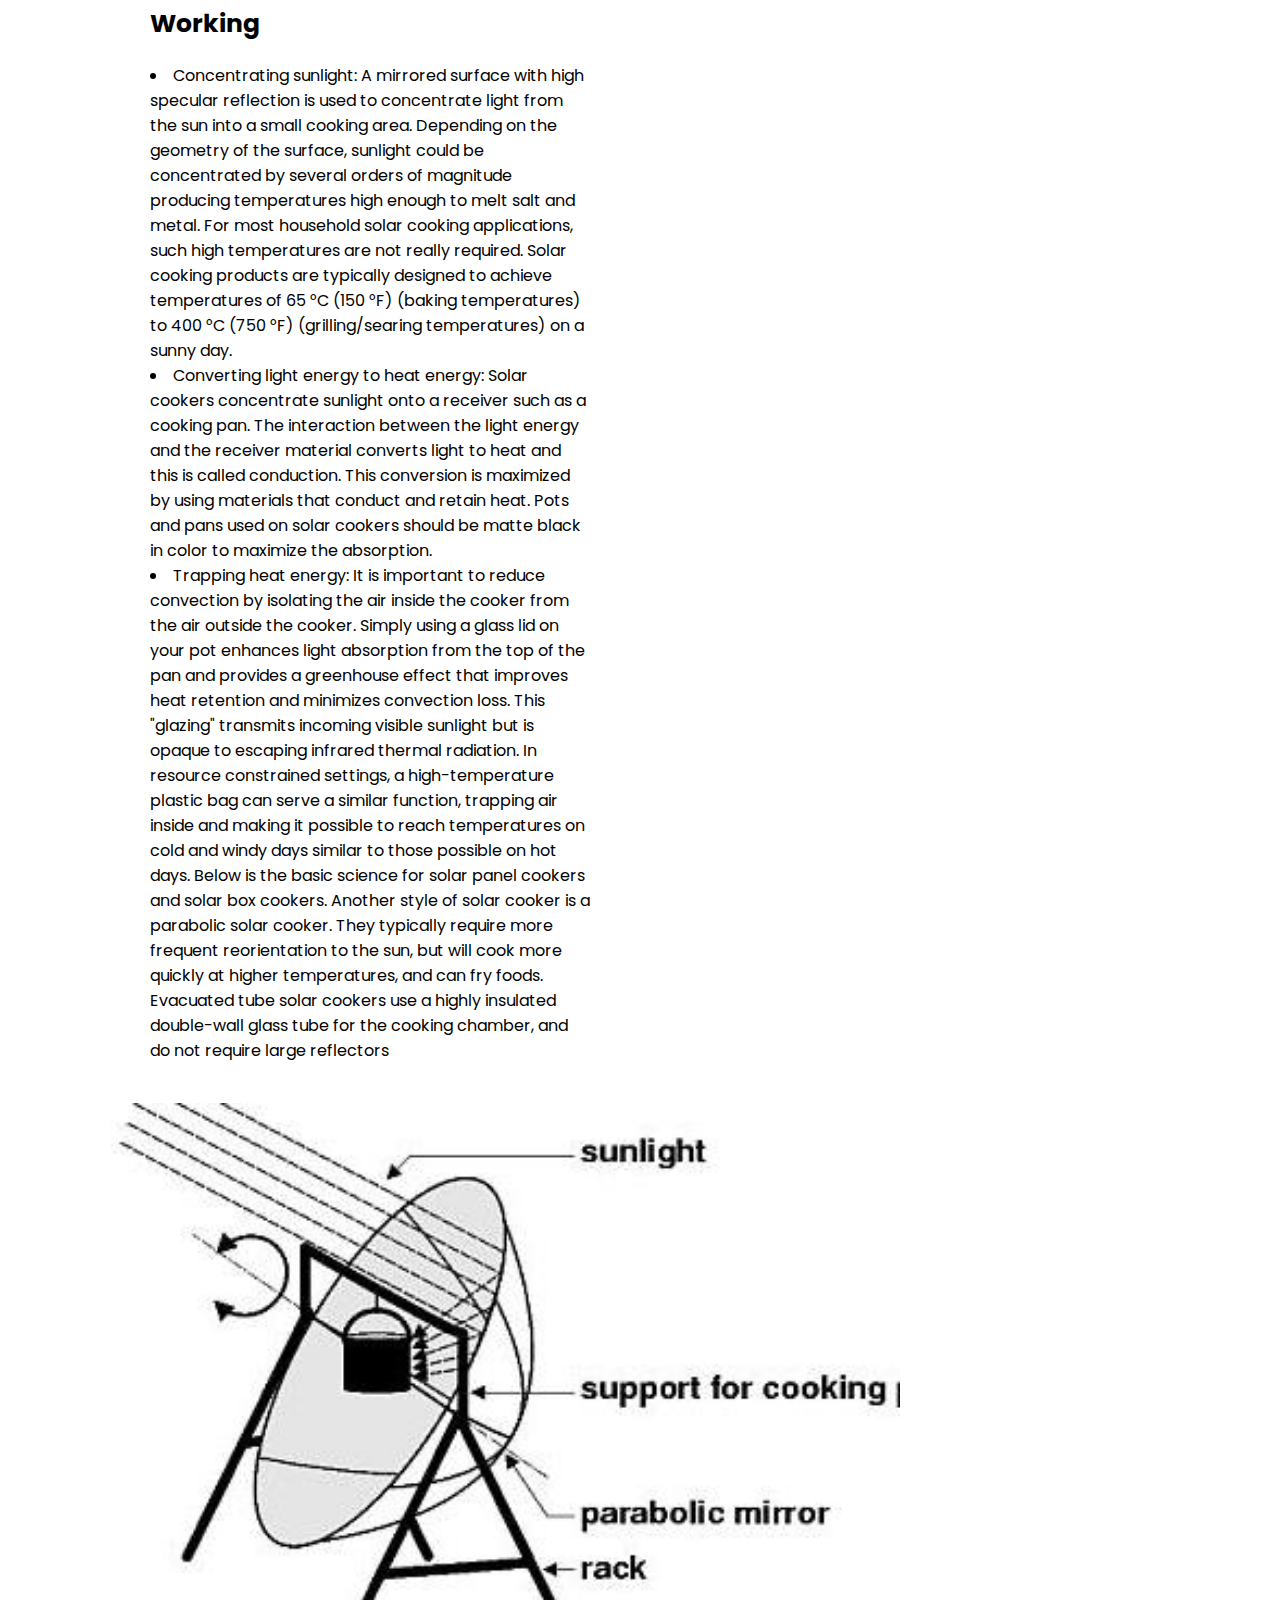
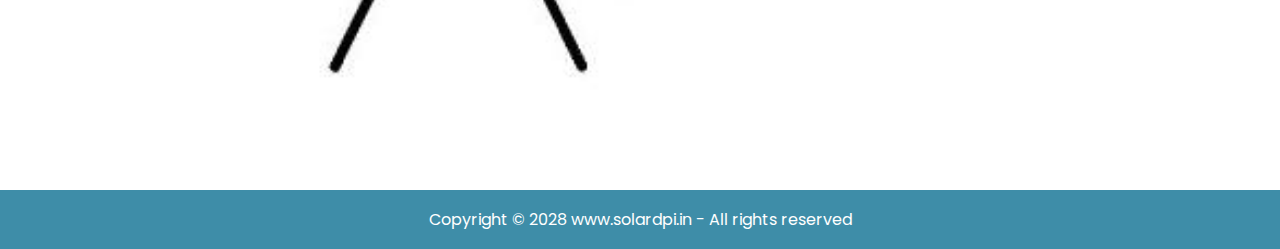
<file: products page1/solarcooker.html>
!
<!DOCTYPE html>
<html lang="en">

<head>
    <meta charset="UTF-8">
    <meta http-equiv="X-UA-Compatible" content="IE=edge">
    <meta name="viewport" content="width=device-width, initial-scale=1.0">
    <title>Solar Cooker</title>
  <link rel="stylesheet" href="navbar.css">
    <link rel="stylesheet" href="sameforall.css">
    <link rel="stylesheet" href="products.css">
    <link href='https://unpkg.com/boxicons@2.0.7/css/boxicons.min.css' rel='stylesheet'>
</head>

<body>
    <nav>
        <div class="navbar">
            <i class='bx bx-menu'></i>
            <div class="logo"><img src="image/logo3.png" alt="logo" style="
            width: 135px;"></div>
            <div class="nav-links">
                <div class="sidebar-logo">
                    <span class="logo-name">Dudwa Power Industries</span>
                    <i class='bx bx-x'></i>
                </div>

                <ul class="links">
                    <li><a href="/index.html">HOME</a></li>
                    <li>
                        <a href="#">EPC SOLUTIONS</a>
                        <i class='bx bxs-chevron-down htmlcss-arrow arrow  '></i>
                        <ul class="htmlCss-sub-menu sub-menu">
                            <li class="more">
                                <span><a href="#">Residential<i class='bx bxs-chevron-right arrow more-arrow'></i></a>
                                </span>
                                <ul class="more-sub-menu sub-menu">
                                    <li><a href="/products page/ongrid.html">ON-Grid Rooftop System</a></li>
                                    <li><a href="#">OFF-Grid Rooftop System</a></li>
                                    <li><a href="#">Hybrid Rooftop System</a>
                                    <li><a href="#">Solar Cooker</a>
                                    </li>
                                </ul>
                            </li>
                            <li class="more">
                                <span><a href="#">Industrial/Commercial<i
                                            class='bx bxs-chevron-right arrow more-arrow'></i></a>
                                </span>
                                <ul class="more-sub-menu sub-menu">
                                    <li><a href="#">Rooftop Solar System</a></li>
                                    <li><a href="#">Ground Mounted Solar System</a></li>
                                    <li><a href="#">Floating Solar System</a>
                                    <li><a href="#">Solar Water Heater</a>
                                    <li><a href="#">Solar Geyser</a>
                                    </li>
                                </ul>
                            </li>
                            <li class="more">
                                <span><a href="#">Agricultural & Forestry <i
                                            class='bx bxs-chevron-right arrow more-arrow'></i></a>
                                </span>
                                <ul class="more-sub-menu sub-menu">
                                    <li><a href="#">Solar Pump</a></li>
                                    <li><a href="#">Solar Dryer</a></li>
                                    <li><a href="#">Solar Fencing</a></li>
                                </ul>
                            </li>
                    </li>
                </ul>
                </li>
                <li>
                    <a href="#">PRODUCTS </a>
                    <i class='bx bxs-chevron-down js-arrow arrow '></i>
                    <ul class="htmlCss-sub-menu sub-menu">
                        <li><a href="#">Industrial Lighting Series</a></li>
                        <li class="more">
                            <span><a href="#">Solar Street Lighting Series<i
                                        class='bx bxs-chevron-right arrow more-arrow'></i></a>
                            </span>
                            <ul class="more-sub-menu sub-menu">
                                <li><a href="#">Semi-Integrated</a></li>
                                <li><a href="#">All-In-One</a></li>
                                <li><a href="#">High Mast</li>
                            </ul>
                        <li><a href="#">Roadway Lighting Series</a></li>
                        <li><a href="#">FLood Lighting Series</a></li>
                        <li><a href="#">High Mast and Poles</a></li>
                        <li><a href="#">GSM/GPRS Based Smart Street Lights</a></li>
                        <li><a href="#">Bay Lighting Series</a></li>
                        <li>
                        </li>
                    </ul>

                </li>
                <li><a href="#ABOUT US">ABOUT US</a></li>
                <li><a href="#Contact us">CONTACT US</a></li>
                </ul>
            </div>
            <div class="search-box">
                <i class='bx bx-search'></i>
                <div class="input-box">
                    <input type="text" placeholder="Search...">
                </div>
            </div>

        </div>

    </nav>


    <div class="hero-image">
        <div class="hero-text">
            <h1 style="font-size:50px ;text-emphasis: none; ">Solar Cooker</h1>

        </div>
    </div>
    <div class="section-container">
        <div class="columns image"
            style="background-image:url(/image/Hybrid\ Solar\ System\ with\ Energy\ Storage\ diagram.jpg);width: 800px;height: 587px;">

        </div>
        <div class="columns content">
            <div class="content-container">
                <h5>Solar Cooker</h5>
                <p>
                    A solar cooker is a device which uses the energy of direct sunlight to heat, cook or pasteurize
                    drink and other food materials. Many solar cookers currently in use are relatively inexpensive,
                    low-tech devices, although some are as powerful or as expensive as traditional stoves, and
                    advanced, large-scale solar cookers can cook for hundreds of people. Because they use no fuel and
                    cost nothing to operate, many nonprofit organizations are promoting their use worldwide in order to
                    help reduce fuel costs and air pollution, and to help slow down deforestation and desertification.
                </p>

            </div>
        </div>
        <div class="section-container">
            <div class="columns content">
                <div class="content-container">
                    <h5>Working </h5>
                    <p><li> Concentrating sunlight: A mirrored surface with high specular reflection is used to
                        concentrate light from the sun into a small cooking area. Depending on the geometry of the
                        surface, sunlight could be concentrated by several orders of magnitude producing temperatures
                        high enough to melt salt and metal. For most household solar cooking applications, such high
                        temperatures are not really required. Solar cooking products are typically designed to achieve
                        temperatures of 65 °C (150 °F) (baking temperatures) to 400 °C (750 °F) (grilling/searing
                        temperatures) on a sunny day.</li>

                        <li>Converting light energy to heat energy: Solar cookers concentrate sunlight onto a receiver
                            such as a cooking pan. The interaction between the light energy and the receiver material
                            converts light to heat and this is called conduction. This conversion is maximized by using
                            materials that conduct and retain heat. Pots and pans used on solar cookers should be matte
                            black in color to maximize the absorption.</li>

                       <li>  Trapping heat energy: It is important to reduce convection by isolating the air inside the
                        cooker from the air outside the cooker. Simply using a glass lid on your pot enhances light
                        absorption from the top of the pan and provides a greenhouse effect that improves heat retention
                        and minimizes convection loss. This "glazing" transmits incoming visible sunlight but is opaque
                        to escaping infrared thermal radiation. In resource constrained settings, a high-temperature
                        plastic bag can serve a similar function, trapping air inside and making it possible to reach
                        temperatures on cold and windy days similar to those possible on hot days. Below is the basic
                        science for solar panel cookers and solar box cookers. Another style of solar cooker is a
                        parabolic solar cooker. They typically require more frequent reorientation to the sun, but will
                        cook more quickly at higher temperatures, and can fry foods. Evacuated tube solar cookers use a
                        highly insulated double-wall glass tube for the cooking chamber, and do not require large
                        reflectors</li>

                </div>
            </div>
            <div class="columns image"
                style="background-image:url(/image/cooker.jpg);width: 800px;height: 587px;">
            </div>
        </div>

    </div>


    <footer>
        <div class="wrapper" style="
          padding-left: 0px;
          padding-right: 0px;
          padding-top: 0px;
          padding-bottom: 0px;">

            <p class="text-footer">
                Copyright &copy; 2028 www.solardpi.in - All rights reserved
            </p>

        </div>
    </footer>

</body>

</html>
</file>
<file: navbar.css>
@import url('https://fonts.googleapis.com/css2?family=Poppins:wght@200;300;400;500;600;700&display=swap');
*{
  margin: 0;
  padding: 0;
  box-sizing: border-box;
  font-family: 'Poppins', sans-serif;
}
html{
  scroll-behavior: smooth;
}
body{
  min-height: 100vh;
}
nav{
  position: fixed;
  top: 0;
  left: 0;
  width: 100%;
  height: 100%;
  height: 70px;
  background-color: #ffffff;
  /* background-color: transparent; */
  box-shadow: 0 1px 2px rgba(0, 0, 0, 0.2);
  z-index: 99;
}
nav .navbar{
  height: 100%;
  max-width: 1250px;
  width: 100%;
  display: flex;
  align-items: center;
  justify-content: space-between;
  margin: auto;
 
  padding: 0 50px;
}
.navbar  a{
  font-size: 30px;
  color: rgb(95, 192, 230);
  text-decoration: none;
  font-weight: 600;
}
nav .navbar .nav-links{
  line-height: 70px;
  height: 100%;
}
nav .navbar .links{
  display: flex;
}
nav .navbar .links li{
  position: relative;
  display: flex;
  align-items: center;
  justify-content: space-between;
  list-style: none;
  padding: 0 14px;
}
nav .navbar .links li a{
  height: 100%;
  text-decoration: none;
  white-space: nowrap;
  color: rgb(0, 0, 0);
  font-size: 15px;
  font-weight: 500;
}
.links li:hover .htmlcss-arrow,
.links li:hover .js-arrow{
  transform: rotate(180deg);
  }

  /* .nav .navbar .links li  a:hover{
    color: orange;

} */

nav .navbar .links li .arrow{

  height: 100%;
  width: 22px;
  line-height: 70px;
  text-align: center;
  display: inline-block;
  color: rgb(0, 0, 0);
  transition: all 0.3s ease;
}
nav .navbar .links li .sub-menu{
  position: absolute;
  top: 70px;
  left: 0;
  line-height: 40px;
  background: #ffffff;
  box-shadow: 0 1px 2px rgba(0, 0, 0, 0.2);
  border-radius: 0 0 4px 4px;
  display: none;
  z-index: 2;
}
nav .navbar .links li:hover .htmlCss-sub-menu,
nav .navbar .links li:hover .js-sub-menu{
  display: block;
}
.navbar .links li .sub-menu li{
  padding: 0 22px;
  border-bottom: 1px solid rgba(255,255,255,0.1);
}
.navbar .links li .sub-menu a{
  color: rgb(0, 0, 0);
  font-size: 15px;
  font-weight: 500;
}
.navbar .links li .sub-menu .more-arrow{
  line-height: 40px;
}

.navbar .links li .sub-menu .more-sub-menu{
  position: absolute;
  top: 0;
  left: 100%;
  border-radius: 0 4px 4px 4px;
  z-index: 1;
  display: none;
}
.links li .sub-menu .more:hover .more-sub-menu{
  display: block;
}
.navbar .search-box{
  position: relative;
   height: 40px;
  width: 40px;
}
.navbar .search-box i{
  position: absolute;
  height: 100%;
  width: 100%;
  line-height: 40px;
  text-align: center;
  font-size: 22px;
  color: rgb(255, 255, 255);
  font-weight: 600;
  /* cursor: pointer; */
  transition: all 0.3s ease;
}
.navbar .search-box .input-box{
  position: absolute;
  right: calc(100% - 40px);
  top: 80px;
  height: 60px;
  width: 300px;
  background: #000000;
  border-radius: 6px;
  opacity: 0;
  pointer-events: none;
  transition: all 0.4s ease;
}
.navbar.showInput .search-box .input-box{
  top: 65px;
  opacity: 1;
  pointer-events: auto;
  background: #3E8DA8;
}
.search-box .input-box::before{
  content: '';
  position: absolute;
  height: 20px;
  width: 20px;
  background: #3E8DA8;
  right: 10px;
  top: -6px;
  transform: rotate(45deg);
}
.search-box .input-box input{
  position: absolute;
  top: 50%;
  left: 50%;
  border-radius: 4px;
  transform: translate(-50%, -50%);
  height: 35px;
  width: 280px;
  outline: none;
  padding: 0 15px;
  font-size: 16px;
  border: none;
}
.navbar .nav-links .sidebar-logo{
  display: none;
}
.navbar .bx-menu{
  display: none;
}
@media (max-width:920px) {
  nav .navbar{
    max-width: 100%;
    padding: 0 25px;
  }

  nav .navbar .logo a{
    font-size: 27px;
  }
  nav .navbar .links li{
    padding: 0 10px;
    white-space: nowrap;
  }
  nav .navbar .links li a{
    font-size: 15px;
  }
}
@media (max-width:800px){

  .navbar .bx-menu{
    display: block;
  }
  nav .navbar .nav-links{
    position: fixed;
    top: 0;
    left: -100%;
    display: block;
    max-width: 270px;
    width: 100%;
    background:  #ffffff;
    line-height: 40px;
    padding: 20px;
    box-shadow: 0 5px 10px rgba(0, 0, 0, 0.2);
    transition: all 0.5s ease;
    z-index: 1000;
  }
  .navbar .nav-links .sidebar-logo{
    display: flex;
    align-items: center;
    justify-content: space-between;
  }
  .sidebar-logo .logo-name{
    font-size: 25px;
    color: rgb(0, 0, 0);
    padding-left: 0.69rem;
  }
    .sidebar-logo  i,
    .navbar .bx-menu{
      font-size: 25px;
      display: flex;
      justify-content: sap;
      color: rgb(0, 0, 0);
    }
  nav .navbar .links{
    display: block;
    margin-top: 20px;
  }
  nav .navbar .links li .arrow{
    line-height: 40px;
  }
nav .navbar .links li{
    display: block;
  }
nav .navbar .links li .sub-menu{
  position: relative;
  top: 0;
  box-shadow: none;
  display: none;
}
nav .navbar .links li .sub-menu li{
  border-bottom: none;

}
.navbar .links li .sub-menu .more-sub-menu{
  display: none;
  position: relative;
  left: 0;
}
.navbar .links li .sub-menu .more-sub-menu li{
  display: flex;
  align-items: center;
  justify-content: space-between;
}
.links li:hover .htmlcss-arrow,
.links li:hover .js-arrow{
  transform: rotate(0deg);
  }
  .navbar .links li .sub-menu .more-sub-menu{
    display: none;
  }
  .navbar .links li .sub-menu .more span{
   
    display: flex;
    align-items: center;
    
  }

  .links li .sub-menu .more:hover .more-sub-menu{
    display: none;
  }
  nav .navbar .links li:hover .htmlCss-sub-menu,
  nav .navbar .links li:hover .js-sub-menu{
    display: none;
  }
.navbar .nav-links.show1 .links .htmlCss-sub-menu,
  .navbar .nav-links.show3 .links .js-sub-menu,
  .navbar .nav-links.show2 .links .more .more-sub-menu{
      display: block;
    }
    .navbar .nav-links.show1 .links .htmlcss-arrow,
    .navbar .nav-links.show3 .links .js-arrow{
        transform: rotate(180deg);
}
    .navbar .nav-links.show2 .links .more-arrow{
      transform: rotate(90deg);
    }
}
@media (max-width:370px){
  nav .navbar .nav-links{
  max-width: 100%;
} 

}
</file>
<file: sameforall.css>
.section-container
{
margin: 50px;
display: flex;
flex-wrap: wrap;
}
.section-container .columns
{
flex:0 0 auto;
width:50%;
}
.section-container .columns.image
{
background-position:center;
background-repeat:no-repeat;
background-size:cover;
}
.section-container .columns.content .content-container
{
padding:40px 50px;
}
.section-container .columns.content .content-container h5
{
font-weight:700;
font-size:25px;
margin-bottom:20px;
}
.section-container .columns.content .content-container p
{
font-weight:400;
font-size:16px;
margin-bottom:20px;
margin-bottom:15px;
text-align:justify;
}
@media screen and (max-width:767px)
{
.section-container
{
flex-flow:row wrap;
}
.section-container .columns.image{
display:block;
order:1;
width:100%;
height:250px;
}
.section-container .columns.content
{
display:block;
order:2;
width:100%;
}
.section-container .columns.content .content-container
{
padding:20px 35px;
}
.section-container .columns.content .content-container h5
{
margin-bottom:5px;
}
}
    
 .wrapper{
    padding: 0%;
  }
  .text-footer{
      text-align: center;
      padding: 17px 17px;
      
      display: flex;
      justify-content: center;
      color: white;
      background-color: #3E8DA8;
  }
.img1{
    align-items: center;
}
</file>
<file: products.css>
@import url('https://fonts.googleapis.com/css2?family=Poppins:wght@200;300;400;500;600;700&display=swap');
body, html {
  height: 100%;
  margin: 0;
  font-family: 'Poppins', sans-serif;
}
.home{
  font-family: 'Poppins', sans-serif;
}
.hero-image {
  background-image: linear-gradient(rgba(0, 0, 0, 0.5), rgba(0, 0, 0, 0.5)), url("image/1.1.jpg");
  height: 50%;
  background-position: center;
  background-repeat: no-repeat;
  background-size: cover;
  position: relative;
}

.hero-text {
  text-align: center;
  position: absolute;
  top: 50%;
  left: 50%;
  transform: translate(-50%, -50%);
  color: white;
}
h1{
  text-align: center;
}
.products1{
  display: flex;
  justify-content: space-between;
}
#customers {
  
  border-collapse: collapse;
  width: 80%;
  display: flex;
justify-content: space-between;
}

#customers td, #customers th {

  padding: 8px;
}

#customers tr:nth-child(even){background-color: #f2f2f2;}

#customers tr:hover {background-color: #ddd;}

#customers th {
  padding-top: 12px;
  padding-bottom: 12px;
  text-align: left;
  background-color: #3E8DA8;
  color: white;
}
.text-footer{
  text-align: center;
  padding: 17px 17px;
 
  display: flex;
  justify-content: center;
  color: white;
  background-color: #3E8DA8;
}
</file>
<file: style.css>
@import url('https://fonts.googleapis.com/css2?family=Poppins:wght@200;300;400;500;600;700&display=swap');
*{
  margin: 0;
  padding: 0;
  box-sizing: border-box;
  font-family: 'Poppins', sans-serif;
}
html{
  scroll-behavior: smooth;
}
body{
  min-height: 100vh;
}
nav{
  position: fixed;
  top: 0;
  left: 0;
  width: 100%;
  height: 100%;
  height: 70px;
  background-color: #ffffff;
  /* background-color: transparent; */
  box-shadow: 0 1px 2px rgba(0, 0, 0, 0.2);
  z-index: 99;
}
nav .navbar{
  height: 100%;
  max-width: 1250px;
  width: 100%;
  display: flex;
  align-items: center;
  justify-content: space-between;
  margin: auto;
 
  padding: 0 50px;
}
.navbar  a{
  font-size: 30px;
  color: rgb(95, 192, 230);
  text-decoration: none;
  font-weight: 600;
}
nav .navbar .nav-links{
  line-height: 70px;
  height: 100%;
}
nav .navbar .links{
  display: flex;
}
nav .navbar .links li{
  position: relative;
  display: flex;
  align-items: center;
  justify-content: space-between;
  list-style: none;
  padding: 0 14px;
}
nav .navbar .links li a{
  height: 100%;
  text-decoration: none;
  white-space: nowrap;
  color: rgb(0, 0, 0);
  font-size: 15px;
  font-weight: 500;
}
.links li:hover .htmlcss-arrow,
.links li:hover .js-arrow{
  transform: rotate(180deg);
  }

nav .navbar .links li .arrow{

  height: 100%;
  width: 22px;
  line-height: 70px;
  text-align: center;
  display: inline-block;
  color: rgb(0, 0, 0);
  transition: all 0.3s ease;
}
nav .navbar .links li .sub-menu{
  position: absolute;
  top: 70px;
  left: 0;
  line-height: 40px;
  background: #ffffff;
  box-shadow: 0 1px 2px rgba(0, 0, 0, 0.2);
  border-radius: 0 0 4px 4px;
  display: none;
  z-index: 2;
}
nav .navbar .links li:hover .htmlCss-sub-menu,
nav .navbar .links li:hover .js-sub-menu{
  display: block;
}
.navbar .links li .sub-menu li{
  padding: 0 22px;
  border-bottom: 1px solid rgba(255,255,255,0.1);
}
.navbar .links li .sub-menu a{
  color: rgb(0, 0, 0);
  font-size: 15px;
  font-weight: 500;
}
.navbar .links li .sub-menu .more-arrow{
  line-height: 40px;
}

.navbar .links li .sub-menu .more-sub-menu{
  position: absolute;
  top: 0;
  left: 100%;
  border-radius: 0 4px 4px 4px;
  z-index: 1;
  display: none;
}
.links li .sub-menu .more:hover .more-sub-menu{
  display: block;
}
.navbar .search-box{
  position: relative;
   height: 40px;
  width: 40px;
}
.navbar .search-box i{
  position: absolute;
  height: 100%;
  width: 100%;
  line-height: 40px;
  text-align: center;
  font-size: 22px;
  color: rgb(0, 0, 0);
  font-weight: 600;
  cursor: pointer;
  transition: all 0.3s ease;
}
.navbar .search-box .input-box{
  position: absolute;
  right: calc(100% - 40px);
  top: 80px;
  height: 60px;
  width: 300px;
  background: #000000;
  border-radius: 6px;
  opacity: 0;
  pointer-events: none;
  transition: all 0.4s ease;
}
.navbar.showInput .search-box .input-box{
  top: 65px;
  opacity: 1;
  pointer-events: auto;
  background: #3E8DA8;
}
.search-box .input-box::before{
  content: '';
  position: absolute;
  height: 20px;
  width: 20px;
  background: #3E8DA8;
  right: 10px;
  top: -6px;
  transform: rotate(45deg);
}
.search-box .input-box input{
  position: absolute;
  top: 50%;
  left: 50%;
  border-radius: 4px;
  transform: translate(-50%, -50%);
  height: 35px;
  width: 280px;
  outline: none;
  padding: 0 15px;
  font-size: 16px;
  border: none;
}
.navbar .nav-links .sidebar-logo{
  display: none;
}
.navbar .bx-menu{
  display: none;
}
@media (max-width:920px) {
  nav .navbar{
    max-width: 100%;
    padding: 0 25px;
  }

  nav .navbar .logo a{
    font-size: 27px;
  }
  nav .navbar .links li{
    padding: 0 10px;
    white-space: nowrap;
  }
  nav .navbar .links li a{
    font-size: 15px;
  }
}
@media (max-width:800px){

  .navbar .bx-menu{
    display: block;
  }
  nav .navbar .nav-links{
    position: fixed;
    top: 0;
    left: -100%;
    display: block;
    max-width: 270px;
    width: 100%;
    background:  #ffffff;
    line-height: 40px;
    padding: 20px;
    box-shadow: 0 5px 10px rgba(0, 0, 0, 0.2);
    transition: all 0.5s ease;
    z-index: 1000;
  }
  .navbar .nav-links .sidebar-logo{
    display: flex;
    align-items: center;
    justify-content: space-between;
  }
  .sidebar-logo .logo-name{
    font-size: 25px;
    color: rgb(0, 0, 0);
    padding-left: 0.69rem;
  }
    .sidebar-logo  i,
    .navbar .bx-menu{
      font-size: 25px;
      display: flex;
      justify-content: sap;
      color: rgb(0, 0, 0);
    }
  nav .navbar .links{
    display: block;
    margin-top: 20px;
  }
  nav .navbar .links li .arrow{
    line-height: 40px;
  }
nav .navbar .links li{
    display: block;
  }
nav .navbar .links li .sub-menu{
  position: relative;
  top: 0;
  box-shadow: none;
  display: none;
}
nav .navbar .links li .sub-menu li{
  border-bottom: none;

}
.navbar .links li .sub-menu .more-sub-menu{
  display: none;
  position: relative;
  left: 0;
}
.navbar .links li .sub-menu .more-sub-menu li{
  display: flex;
  align-items: center;
  justify-content: space-between;
}
.links li:hover .htmlcss-arrow,
.links li:hover .js-arrow{
  transform: rotate(0deg);
  }
  .navbar .links li .sub-menu .more-sub-menu{
    display: none;
  }
  .navbar .links li .sub-menu .more span{
   
    display: flex;
    align-items: center;
    
  }

  .links li .sub-menu .more:hover .more-sub-menu{
    display: none;
  }
  nav .navbar .links li:hover .htmlCss-sub-menu,
  nav .navbar .links li:hover .js-sub-menu{
    display: none;
  }
.navbar .nav-links.show1 .links .htmlCss-sub-menu,
  .navbar .nav-links.show3 .links .js-sub-menu,
  .navbar .nav-links.show2 .links .more .more-sub-menu{
      display: block;
    }
    .navbar .nav-links.show1 .links .htmlcss-arrow,
    .navbar .nav-links.show3 .links .js-arrow{
        transform: rotate(180deg);
}
    .navbar .nav-links.show2 .links .more-arrow{
      transform: rotate(90deg);
    }
}
@media (max-width:370px){
  nav .navbar .nav-links{
  max-width: 100%;
} 
/* ---------------------header ends---------------------------------- */
}

.background{
    background:  url('image/1.1.jpg');
    /* opacity: 0.9; */
    background-size: cover;
    background-blend-mode: darken;

}

.firstClass{
    height: 100vh;

}

.box-main{
    display: flex;
    justify-content:center;
    align-items:center;
    color: black;
    font-family: 'Segoe UI', Tahoma, Geneva, Verdana, sans-serif;
    max-width: 50%;
    margin:auto;
    height: 75%;

} 

.firstHalf{
    width: 80%;
    display:flex;
    flex-direction: column;
    justify-content: center;

}

.secondHalf{
    width: 30%;

}

.secondHalf img{
    width: 400px;
    padding: 2px;
    border: 2px solid grey;
    border-radius: 81px;
    display: block;
    margin: 70px 20px;

}

.big-text{
    font-size: 30px;
}

.small-text{
    font-size: 17px;
}

.btn{
    padding: 8px 16px;
    margin: 7px 5px;
    border: 2px solid black;
    border-radius: 8px;
    background: none;
    color:black;
    cursor:pointer;
}

.btn-dark{
    padding: 8px 16px;
    margin: 7px 5px;
    border: 2px solid grey;
    border-radius: 8px;
    background: none;
    color:black;
    cursor:pointer;
}

.btm-sm{
    padding: 6px 10px;

}

.section{
    
    height:400px;
    display: flex;
    align-content:center;
    justify-content: space-evenly;
    margin: auto;
    max-width: 80%; 
}

.section-left{
    flex-direction: row-reverse;
}

.paras{
    padding:70px 33px;
}

.sectionTag{
    padding:16px 0;
}



.thumbnail img{
    width: 250px;
    border: 2px solid grey;
    border-radius: 180px;
    margin-top: 60px;
}

.contact{
    background-color: rgb(207, 203, 169);
    height: 550px;
}

.text-center{
    text-align: center;
    padding-top: 8px;
    font-size: 35px;
}

.form{
    max-width: 800px;
    margin:auto;
}

.form-input{
    width: 100%;
    font-size: 13px;
    border:2px solid grey;
    border-radius:5px;
    margin: 16px 0;
    padding:2px 11px;
    
} .wrapper{
  padding: 0%;
}
.text-footer{
    text-align: center;
    padding: 17px 17px;
    
    display: flex;
    justify-content: center;
    color: white;
    background-color: #3E8DA8;
}

.burger{
    display:none;
    position:absolute;
    cursor: pointer;
    right: 5px;
    top: 15px;
}
/* ......................contact us................................. */

/* about us */
h1 {
	 	  
	color:#333;
	font-weight:700;
	margin-top:125px;	 
	text-align:center;
	text-transform:uppercase;
	letter-spacing:4px;
	line-height:23px;
}

/* --- Start progress bar --- */

.process-wrapper {
	margin:auto;
	max-width:1080px;
}

#progress-bar-container {
	position:relative;
	width:90%;
	margin:auto;
	height:100px;
	margin-top:65px;
}

#progress-bar-container ul {
	padding:0;
	margin:0;
	padding-top:15px;
	z-index:9999;
	position:absolute;
	width:100%;
	margin-top:-40px
}

#progress-bar-container li:before {
	content:" ";
	display:block;
	margin:auto;
	width:30px;
	height:30px;
	border-radius:50%;
	border:solid 2px #aaa;
	transition:all ease 0.3s;
     
}

#progress-bar-container li.active:before, #progress-bar-container li:hover:before {
	border:solid 2px #fff;
       	 
	background: linear-gradient(to right, #3E8DA8 0%,#fff 100%); 
}

#progress-bar-container li {
	list-style:none;
	float:left;
	width:20%;
	text-align:center;
	color:#aaa;
	text-transform:uppercase;
	font-size:11px;
	cursor:pointer;
	font-weight:700;
	transition:all ease 0.2s;
	vertical-align:bottom;
	height:60px;
	position:relative;
}

#progress-bar-container li .step-inner {
	position:absolute;
	width:100%;
	bottom:0;
    font-size: 14px;
}

#progress-bar-container li.active, #progress-bar-container li:hover {
	color:#444;
}

#progress-bar-container li:after {
	content:" ";
	display:block;
	width:6px;
	height:6px;
	background:#777;
	margin:auto;
	border:solid 7px #fff;
	border-radius:50%;
	margin-top:40px;
	box-shadow:0 2px 13px -1px rgba(0,0,0,0.3);
	transition:all ease 0.2s;
     
}

#progress-bar-container li:hover:after {
	background:#555;
}

#progress-bar-container li.active:after {
	background:#207893;
}

#progress-bar-container #line {
	width:80%;
	margin:auto;
	background: #eee;
	height:6px;
	position:absolute;
	left:10%;
	top:57px;
	z-index:1;
	border-radius:50px;
	transition:all ease 0.9s;
}

#progress-bar-container #line-progress {
	content:" ";
	width:3%;
	height:100%;
	background: #207893;	 
	background: linear-gradient(to right, #207893 0%,#2ea3b7 100%); 
	position:absolute;
	z-index:2;
	border-radius:50px;
	transition:all ease 0.9s;
}

#progress-content-section {
	width:90%;
	margin: auto;
	background: #f3f3f3;
	border-radius: 4px;
}

#progress-content-section .section-content {
	padding:30px 40px;
	text-align:center;
}

#progress-content-section .section-content h2 {
	font-size:17px;
	text-transform:uppercase;
	color:#333;
	letter-spacing:1px;
}

#progress-content-section .section-content p {
	font-size:16px;
	line-height:1.8em;
	color:#777;
}

#progress-content-section .section-content {
	display:none;
	animation: FadeInUp 700ms ease 1;
	animation-fill-mode:forwards;
	transform:translateY(15px);
	opacity:0;
}

#progress-content-section .section-content.active {
	display:block;
}

@keyframes FadeInUp {
	0% {
		transform:translateY(15px);
		opacity:0;
	}
	
	100% {
		transform:translateY(0px);
		opacity:1;
	}
}
/* about us ends */
/* services */

.services{
  background: #f1f1f1;
  text-align: center;
}
.services h1{
  display: inline-block;
  text-transform: uppercase;
  border-bottom: 4px solid #3498db;
  font-size: 20px;
  padding-bottom: 10px;
  margin-top: 40px;
  
}
.cen{
  max-width: 1200px;
  margin: auto;
  overflow: hidden;
  padding: 20px;
}
.service{
  display: inline-block;
  width: calc(100% / 3);
  margin: 0 -2px;
  padding: 20px;
  box-sizing: border-box;
  cursor: pointer;
  transition: 0.4s;
}
.service:hover{
  background: #ddd;
}
.service i{
  color: #3498db;
  font-size: 34px;
  margin-bottom: 30px;
}
.service h2{
  font-size: 18px;
  text-transform: uppercase;
  font-weight: 500;
  margin: 0;
}
.service p{
  color: gray;
  font-size: 15px;
  font-weight: 500;
}
@media screen and (max-width: 800px) {
  .service{
    width: 50%;
  }
}
@media screen and (max-width: 500px) {
  .service{
    width: 100%;
  }
}
/* services ends */
/* projects */
.packages .box-container{
  display: flex;
  flex-wrap: wrap;
  gap:2rem;
}
.packages h1{
    text-align: center;
    padding-inline-end: 2rem;
}

.packages .box-container .box{
  flex:1 1 30rem;
  border-radius: .5rem;
  overflow: hidden;
  box-shadow: 0 1rem 2rem rgba(0,0,0,.1);
}

.packages .box-container .box img{
  height: 25rem;
  width:100%;
  object-fit: cover;
}

.packages .box-container .box .content{
  padding:2rem;
}

.packages .box-container .box .content h3{
  font-size:2rem;
  color:#333;
}

.packages .box-container .box .content h3 i{
  color:#3E8DA8;
}

.packages .box-container .box .content p{
  font-size:1.7rem;
  color:#666;
  padding:1rem 0;
}

.packages .box-container .box .content .stars i{
  font-size:1.7rem;
  color: #3E8DA8;
}

.packages .box-container .box .content .price{
  font-size: 2rem;
  color:#333;
  padding-top: 1rem;
}

.packages .box-container .box .content .price span{
  color:#666;
  font-size: 1.5rem;
  text-decoration: line-through;
}
/* projects */
/* whyus */

a,
a:hover,
a:focus,
a:active {
    text-decoration: none;
    outline: none;
}

a,
a:active,
a:focus {
    color: #333;
    text-decoration: none;
    transition-timing-function: ease-in-out;
    -ms-transition-timing-function: ease-in-out;
    -moz-transition-timing-function: ease-in-out;
    -webkit-transition-timing-function: ease-in-out;
    -o-transition-timing-function: ease-in-out;
    transition-duration: .2s;
    -ms-transition-duration: .2s;
    -moz-transition-duration: .2s;
    -webkit-transition-duration: .2s;
    -o-transition-duration: .2s;
}

ul {
    margin: 0;
    padding: 0;
    list-style: none;
}
img {
max-width: 100%;
height: auto;
}
span, a, a:hover {
display: inline-block;
text-decoration: none;
color: inherit;
}
.section-head {
margin-bottom: 60px;
}
.section-head h4 {
position: relative;
padding:0;
color:#3E8DA8;
line-height: 1;
letter-spacing:0.3px;
font-size: 34px;
font-weight: 700;  
text-align:center;
text-transform:none;
margin-bottom:30px;
}
.section-head h4:before {
content: '';
width: 60px;
height: 3px;
background: #3E8DA8;
position: absolute;
left: 0px;
bottom: -10px;
right:0;  
margin:0 auto;
}
.section-head h4 span {
font-weight: 700;
padding-bottom: 5px;
color:#2f2f2f
}
p.service_text{
color:#cccccc !important;
font-size:16px;
line-height:28px;
text-align:center;    
}
.section-head p, p.awesome_line{
color:#818181;
font-size:16px;
line-height:28px;
text-align:center;  
}

.extra-text {
font-size:34px;
font-weight: 700;
color:#3E8DA8;
margin-bottom: 25px;
position:relative;
text-transform: none;
}
.extra-text::before {
content: '';
width: 60px;
height: 3px;
background: #3E8DA8;
position: absolute;
left: 0px;
bottom: -10px;
right: 0;
margin: 0 auto;
}
.extra-text span {
font-weight: 700;
color:#3E8DA8;
}
.item {
background: #fff;
text-align: center;
padding: 30px 25px;
-webkit-box-shadow:0 0px 25px rgba(0, 0, 0, 0.07);
box-shadow:0 0px 25px rgba(0, 0, 0, 0.07);
border-radius: 20px;
border:5px solid rgba(0, 0, 0, 0.07);
margin-bottom: 30px;
-webkit-transition: all .5s ease 0;
transition: all .5s ease 0;
transition: all 0.5s ease 0s;
}
.item:hover{
background:#3E8DA8;
box-shadow:0 8px 20px 0px rgba(0, 0, 0, 0.2);
-webkit-transition: all .5s ease 0;
transition: all .5s ease 0;
transition: all 0.5s ease 0s;
}
.item:hover .item, .item:hover span.icon{
background:#fff;
border-radius:10px;
-webkit-transition: all .5s ease 0;
transition: all .5s ease 0;
transition: all 0.5s ease 0s;
}
.item:hover h6, .item:hover p{
color:#fff;
-webkit-transition: all .5s ease 0;
transition: all .5s ease 0;
transition: all 0.5s ease 0s;
}
.item .icon {
font-size: 40px;
margin-bottom:25px;
color: #3E8DA8;   
width: 90px;
height: 90px;
line-height: 96px;
border-radius: 50px;
}
.item .feature_box_col_one{
background:rgba(255, 255, 255, 0.2);
color:#3E8DA8
}

.item .feature_box_col_three{
background:rgba(255, 255, 255, 0.2);
color:#3E8DA8
}

.item .feature_box_col_six{
background:rgba(255, 255, 255, 0.2);
color:#3E8DA8
}
.item p{
font-size:15px;
line-height:26px;
}
.item h6 {
margin-bottom:20px;
color:#2f2f2f;
}
.mission p {
margin-bottom: 10px;
font-size: 15px;
line-height: 28px;
font-weight: 500;
}
.mission i {
display: inline-block;
width: 50px;
height: 50px;
line-height: 50px;
text-align: center;
background: #f91942;
border-radius: 50%;
color: #fff;
font-size: 25px;
}
.mission .small-text {
margin-left: 10px;
font-size: 13px;
color: #666;
}
.skills {
padding-top:0px;
}
.skills .prog-item {
margin-bottom: 25px;
}
.skills .prog-item:last-child {
margin-bottom: 0;
}
.skills .prog-item p {
font-weight: 500;
font-size: 15px;
margin-bottom: 10px;
}
.skills .prog-item .skills-progress {
width: 100%;
height: 10px;
background: #e0e0e0;
border-radius:20px;
position: relative;
}
.skills .prog-item .skills-progress span {
position: absolute;
left: 0;
top: 0;
height: 100%;
background: #f91942;
width: 10%;
border-radius: 10px;
-webkit-transition: all 1s;
transition: all 1s;
}
.skills .prog-item .skills-progress span:after {
content: attr(data-value);
position: absolute;
top: -5px;
right: 0;
font-size: 10px;
font-weight:600;    
color: #fff;
background:rgba(0, 0, 0, 0.9);
padding: 3px 7px;
border-radius: 30px;
}
/* whyus */
/* imageslider */
.container1 {
  position: relative;
  /* background: #aad5f6; */
}
.slide-1 {
  background: url(images/1.png);
  
}
.slide-2 {
  background: url(images/2.png);
}
.slide-3 {
  background: url(images/3.png);
}
.slide-4 {
  background: url(images/4.png);
}
.slide-6{
  background: url(images/5.png);
}

.slide {
  width: 100%;
  height: 100vh;
  background-size: cover;
  background-position: center;
  position: relative;
  overflow-x: hidden;
}
.caption {
  /* background: rgba(255, 255, 255, 0.03); */
  width: 100%;
  position: absolute;
  top: 50%;
  transform: translateY(-50%);
  padding: 40px 0px;
  background-color: rgba(0, 0, 0, 0);
}
.caption h3 {
  color: #fff;
  text-align: center;
  font-size: 50px;
  padding: 18px;
}
.caption p {
  font-size: 25px;
  max-width: 600px;
  width: 90%;
  margin: 0px auto;
  color: rgba(0, 0, 0, 0);
  text-align: center;
  /* font-size: 18px; */
  line-height: 1.5em;
}
.arrow1 {
  position: absolute;
  top: 50%;
  transform: translateY(-50%);
  cursor: pointer;
  z-index: 100;
  background: rgba(0, 0, 0, .1);
  border-radius: 50%;
  transform: background 500ms;
}
.arrow1 img {
  width: 50px;
}
.arrow1:hover {
  background: rgba(0, 0, 0, .4);
}
.l {
  left: 0;
}
.r {
  right: 0;
}
/* imageslider */
/* blogs */


::selection{
  background: rgba(23,162,184,0.3);
}
h1{
   text-align: center;
}
.wrapper1{

    margin-bottom: 50px;
  max-width: 1200px;
  margin: auto;
  padding: 0 20px;
  display: flex;
  flex-wrap: wrap;
  align-items: center;
  justify-content: space-between;
}
.wrapper1 .box{
  background: #fff;
  width: calc(33% - 10px);
  padding: 25px;
  border-radius: 3px;
  box-shadow: 0px 4px 8px rgba(0,0,0,0.15);
}
.wrapper1 .box i.quote{
  font-size: 20px;
  color: #17a2b8;
}
.wrapper1 .box .content{
  display: flex;
  flex-wrap: wrap;
  align-items: center;
  justify-content: space-between;
  padding-top: 10px;
}
.box .info .name{
  font-weight: 600;
  font-size: 17px;
}
.box .info .job{
  font-size: 16px;
  font-weight: 500;
  color: #17a2b8;
}
.box .info .stars{
  margin-top: 2px;
}
.box .info .stars i{
  color: #17a2b8;
}
.box .content .image{
  height: 75px;
  width: 75px;
  padding: 3px;
  background: #17a2b8;
  border-radius: 50%;
}
.content .image img{
  height: 100%;
  width: 100%;
  object-fit: cover;
  border-radius: 50%;
  border: 2px solid #fff;
}
.box:hover .content .image img{
  border-color: #fff;
}

@media (max-width: 1045px) {
  .wrapper1 .box{
    width: calc(50% - 10px);
    margin: 10px 0;
  }
}
@media (max-width: 702px) {
  .wrapper1 .box{
    width: 100%;
  }
}
/* blogs */
/* socail media */
.wrapper .button{
  display: inline-block;
  height: 60px;
  width: 60px;
  /* float: left; */
  margin: 0 5px;
  overflow: hidden;
  /* background: #fff; */
  border-radius: 50px;
  cursor: pointer;
  /* box-shadow: 0px 10px 10px rgba(0,0,0,0.1); */
  transition: all 0.3s ease-out;
}
.wrapper .button:hover{
  width: 200px;
}
.wrapper .button .icon{
  display: inline-block;
  height: 60px;
  width: 60px;
  text-align: center;
  border-radius: 50px;
  box-sizing: border-box;
  line-height: 60px;
  transition: all 0.3s ease-out;
}
.wrapper .button:nth-child(1):hover .icon{
  background: #4267B2;
}
.wrapper .button:nth-child(2):hover .icon{
  background: #1DA1F2;
}
.wrapper .button:nth-child(3):hover .icon{
  background: #128C7E;
}



.wrapper .button:nth-child(4):hover .icon{
  background: #ff0000;
}
.wrapper .button .icon i{
  font-size: 25px;
  line-height: 60px;
  transition: all 0.3s ease-out;
}
.wrapper .button:hover .icon i{
  color: #fff;
}
.wrapper .button span{
  font-size: 20px;
  font-weight: 500;
  line-height: 60px;
  margin-left: 10px;
  transition: all 0.3s ease-out;
}
.wrapper .button:nth-child(1) span{
  color: #4267B2;
}
.wrapper .button:nth-child(2) span{
  color: #1DA1F2;
}
.wrapper .button:nth-child(3) span{
  color: #128C7E;
}
.wrapper .button:nth-child(4) span{
  color: #ff0000;
}
.sicon{

  text-align: center;
  
}

/* socail media */
</file>
<file: products page1/navbar.css>
@import url('https://fonts.googleapis.com/css2?family=Poppins:wght@200;300;400;500;600;700&display=swap');
*{
  margin: 0;
  padding: 0;
  box-sizing: border-box;
  font-family: 'Poppins', sans-serif;
}
html{
  scroll-behavior: smooth;
}
body{
  min-height: 100vh;
}
nav{
  position: fixed;
  top: 0;
  left: 0;
  width: 100%;
  height: 100%;
  height: 70px;
  background-color: #ffffff;
  /* background-color: transparent; */
  box-shadow: 0 1px 2px rgba(0, 0, 0, 0.2);
  z-index: 99;
}
nav .navbar{
  height: 100%;
  max-width: 1250px;
  width: 100%;
  display: flex;
  align-items: center;
  justify-content: space-between;
  margin: auto;
 
  padding: 0 50px;
}
.navbar  a{
  font-size: 30px;
  color: rgb(95, 192, 230);
  text-decoration: none;
  font-weight: 600;
}
nav .navbar .nav-links{
  line-height: 70px;
  height: 100%;
}
nav .navbar .links{
  display: flex;
}
nav .navbar .links li{
  position: relative;
  display: flex;
  align-items: center;
  justify-content: space-between;
  list-style: none;
  padding: 0 14px;
}
nav .navbar .links li a{
  height: 100%;
  text-decoration: none;
  white-space: nowrap;
  color: rgb(0, 0, 0);
  font-size: 15px;
  font-weight: 500;
}
.links li:hover .htmlcss-arrow,
.links li:hover .js-arrow{
  transform: rotate(180deg);
  }

nav .navbar .links li .arrow{

  height: 100%;
  width: 22px;
  line-height: 70px;
  text-align: center;
  display: inline-block;
  color: rgb(0, 0, 0);
  transition: all 0.3s ease;
}
nav .navbar .links li .sub-menu{
  position: absolute;
  top: 70px;
  left: 0;
  line-height: 40px;
  background: #ffffff;
  box-shadow: 0 1px 2px rgba(0, 0, 0, 0.2);
  border-radius: 0 0 4px 4px;
  display: none;
  z-index: 2;
}
nav .navbar .links li:hover .htmlCss-sub-menu,
nav .navbar .links li:hover .js-sub-menu{
  display: block;
}
.navbar .links li .sub-menu li{
  padding: 0 22px;
  border-bottom: 1px solid rgba(255,255,255,0.1);
}
.navbar .links li .sub-menu a{
  color: rgb(0, 0, 0);
  font-size: 15px;
  font-weight: 500;
}
.navbar .links li .sub-menu .more-arrow{
  line-height: 40px;
}

.navbar .links li .sub-menu .more-sub-menu{
  position: absolute;
  top: 0;
  left: 100%;
  border-radius: 0 4px 4px 4px;
  z-index: 1;
  display: none;
}
.links li .sub-menu .more:hover .more-sub-menu{
  display: block;
}
.navbar .search-box{
  position: relative;
   height: 40px;
  width: 40px;
}
.navbar .search-box i{
  position: absolute;
  height: 100%;
  width: 100%;
  line-height: 40px;
  text-align: center;
  font-size: 22px;
  color: rgb(255, 255, 255);
  font-weight: 600;
  /* cursor: pointer; */
  transition: all 0.3s ease;
}
.navbar .search-box .input-box{
  position: absolute;
  right: calc(100% - 40px);
  top: 80px;
  height: 60px;
  width: 300px;
  background: #000000;
  border-radius: 6px;
  opacity: 0;
  pointer-events: none;
  transition: all 0.4s ease;
}
.navbar.showInput .search-box .input-box{
  top: 65px;
  opacity: 1;
  pointer-events: auto;
  background: #3E8DA8;
}
.search-box .input-box::before{
  content: '';
  position: absolute;
  height: 20px;
  width: 20px;
  background: #3E8DA8;
  right: 10px;
  top: -6px;
  transform: rotate(45deg);
}
.search-box .input-box input{
  position: absolute;
  top: 50%;
  left: 50%;
  border-radius: 4px;
  transform: translate(-50%, -50%);
  height: 35px;
  width: 280px;
  outline: none;
  padding: 0 15px;
  font-size: 16px;
  border: none;
}
.navbar .nav-links .sidebar-logo{
  display: none;
}
.navbar .bx-menu{
  display: none;
}
@media (max-width:920px) {
  nav .navbar{
    max-width: 100%;
    padding: 0 25px;
  }

  nav .navbar .logo a{
    font-size: 27px;
  }
  nav .navbar .links li{
    padding: 0 10px;
    white-space: nowrap;
  }
  nav .navbar .links li a{
    font-size: 15px;
  }
}
@media (max-width:800px){

  .navbar .bx-menu{
    display: block;
  }
  nav .navbar .nav-links{
    position: fixed;
    top: 0;
    left: -100%;
    display: block;
    max-width: 270px;
    width: 100%;
    background:  #ffffff;
    line-height: 40px;
    padding: 20px;
    box-shadow: 0 5px 10px rgba(0, 0, 0, 0.2);
    transition: all 0.5s ease;
    z-index: 1000;
  }
  .navbar .nav-links .sidebar-logo{
    display: flex;
    align-items: center;
    justify-content: space-between;
  }
  .sidebar-logo .logo-name{
    font-size: 25px;
    color: rgb(0, 0, 0);
    padding-left: 0.69rem;
  }
    .sidebar-logo  i,
    .navbar .bx-menu{
      font-size: 25px;
      display: flex;
      justify-content: sap;
      color: rgb(0, 0, 0);
    }
  nav .navbar .links{
    display: block;
    margin-top: 20px;
  }
  nav .navbar .links li .arrow{
    line-height: 40px;
  }
nav .navbar .links li{
    display: block;
  }
nav .navbar .links li .sub-menu{
  position: relative;
  top: 0;
  box-shadow: none;
  display: none;
}
nav .navbar .links li .sub-menu li{
  border-bottom: none;

}
.navbar .links li .sub-menu .more-sub-menu{
  display: none;
  position: relative;
  left: 0;
}
.navbar .links li .sub-menu .more-sub-menu li{
  display: flex;
  align-items: center;
  justify-content: space-between;
}
.links li:hover .htmlcss-arrow,
.links li:hover .js-arrow{
  transform: rotate(0deg);
  }
  .navbar .links li .sub-menu .more-sub-menu{
    display: none;
  }
  .navbar .links li .sub-menu .more span{
   
    display: flex;
    align-items: center;
    
  }

  .links li .sub-menu .more:hover .more-sub-menu{
    display: none;
  }
  nav .navbar .links li:hover .htmlCss-sub-menu,
  nav .navbar .links li:hover .js-sub-menu{
    display: none;
  }
.navbar .nav-links.show1 .links .htmlCss-sub-menu,
  .navbar .nav-links.show3 .links .js-sub-menu,
  .navbar .nav-links.show2 .links .more .more-sub-menu{
      display: block;
    }
    .navbar .nav-links.show1 .links .htmlcss-arrow,
    .navbar .nav-links.show3 .links .js-arrow{
        transform: rotate(180deg);
}
    .navbar .nav-links.show2 .links .more-arrow{
      transform: rotate(90deg);
    }
}
@media (max-width:370px){
  nav .navbar .nav-links{
  max-width: 100%;
} 

}
</file>
<file: products page1/sameforall.css>
.section-container
{
margin: 50px;
display: flex;
flex-wrap: wrap;
}
.section-container .columns
{
flex:0 0 auto;
width:50%;
}
.section-container .columns.image
{
background-position:center;
background-repeat:no-repeat;
background-size:cover;
}
.section-container .columns.content .content-container
{
padding:40px 50px;
}
.section-container .columns.content .content-container h5
{
font-weight:700;
font-size:25px;
margin-bottom:20px;
}
.section-container .columns.content .content-container p
{
font-weight:400;
font-size:16px;
margin-bottom:20px;
margin-bottom:15px;
text-align:justify;
}
@media screen and (max-width:767px)
{
.section-container
{
flex-flow:row wrap;
}
.section-container .columns.image{
display:block;
order:1;
width:100%;
height:250px;
}
.section-container .columns.content
{
display:block;
order:2;
width:100%;
}
.section-container .columns.content .content-container
{
padding:20px 35px;
}
.section-container .columns.content .content-container h5
{
margin-bottom:5px;
}
}
    
 .wrapper{
    padding: 0%;
  }
  .text-footer{
      text-align: center;
      padding: 17px 17px;
      
      display: flex;
      justify-content: center;
      color: white;
      background-color: #3E8DA8;
  }
.img1{
    align-items: center;
}
</file>
<file: products page1/products.css>
@import url('https://fonts.googleapis.com/css2?family=Poppins:wght@200;300;400;500;600;700&display=swap');
body, html {
  height: 100%;
  margin: 0;
  font-family: 'Poppins', sans-serif;
}
.home{
  font-family: 'Poppins', sans-serif;
}
.hero-image {
  background-image: linear-gradient(rgba(0, 0, 0, 0.5), rgba(0, 0, 0, 0.5)), url("image/1.1.jpg");
  height: 50%;
  background-position: center;
  background-repeat: no-repeat;
  background-size: cover;
  position: relative;
}

.hero-text {
  text-align: center;
  position: absolute;
  top: 50%;
  left: 50%;
  transform: translate(-50%, -50%);
  color: white;
}
h1{
  text-align: center;
}
.products1{
  display: flex;
  justify-content: space-between;
}
#customers {
  
  border-collapse: collapse;
  width: 80%;
  display: flex;
justify-content: space-between;
}

#customers td, #customers th {

  padding: 8px;
}

#customers tr:nth-child(even){background-color: #f2f2f2;}

#customers tr:hover {background-color: #ddd;}

#customers th {
  padding-top: 12px;
  padding-bottom: 12px;
  text-align: left;
  background-color: #3E8DA8;
  color: white;
}
.text-footer{
  text-align: center;
  padding: 17px 17px;
 
  display: flex;
  justify-content: center;
  color: white;
  background-color: #3E8DA8;
}
</file>
